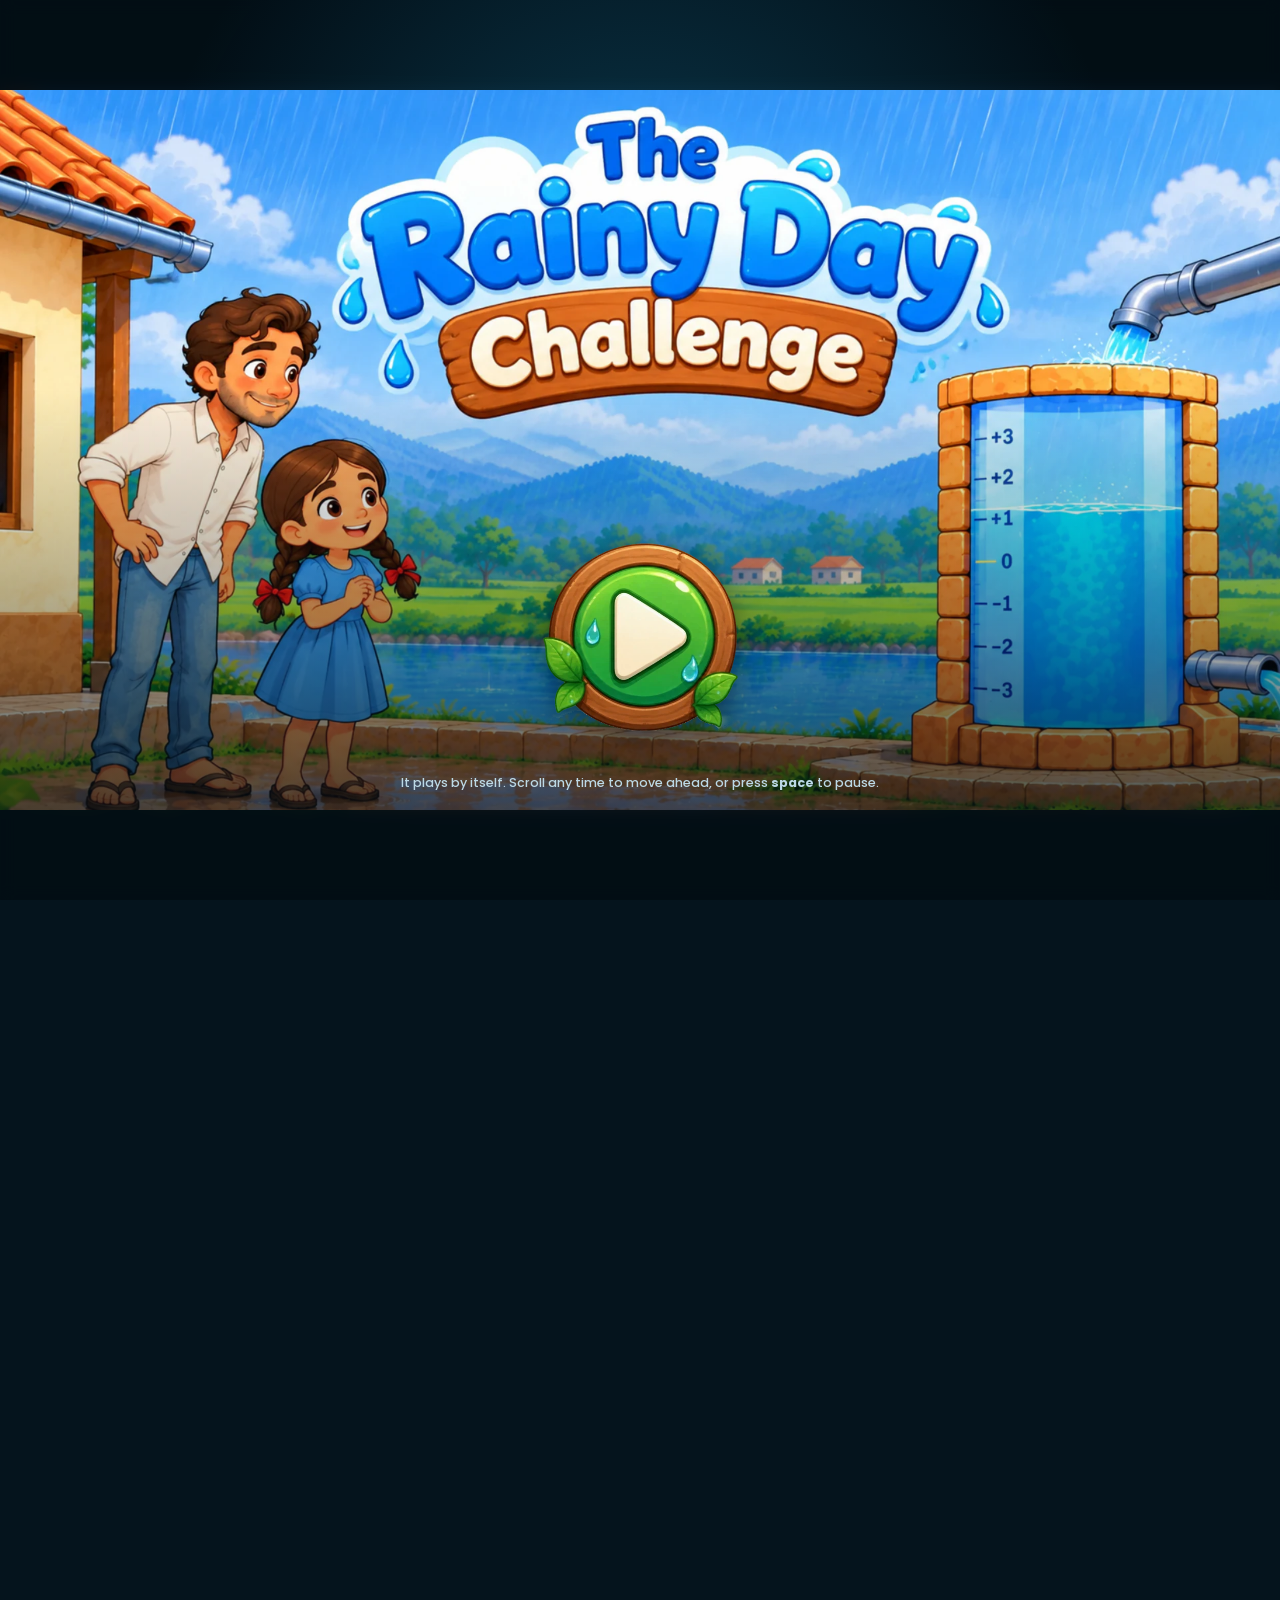
<file: index.html>
<!doctype html>
<html lang="en">
<head>
<meta charset="utf-8" />
<meta name="viewport" content="width=device-width, initial-scale=1, maximum-scale=1, user-scalable=no, viewport-fit=cover" />
<meta name="theme-color" content="#06202e" />
<meta name="description" content="The Village Water Tank - a continuous scrolling storybook about rainwater, zero as a reference level, and positive and negative numbers." />
<title>The Village Water Tank</title>
<link rel="prefetch" href="game/index.html" />
<!-- Poppins is self-hosted. It used to come from Google Fonts with
     display=swap, which meant the captions first laid out in the fallback
     face and then RE-LAID OUT when Poppins arrived - scenes 1 and 12 changed
     height by 7px at that moment, which is the caption visibly jumping. A
     local file with font-display:block removes the swap entirely, and the
     page no longer needs the network to look right. -->
<link rel="preload" href="assets/fonts/poppins-600.woff2" as="font" type="font/woff2" crossorigin />
<link rel="preload" href="assets/fonts/poppins-500.woff2" as="font" type="font/woff2" crossorigin />
<link rel="preload" as="image" href="assets/scenes/cover.webp" />
<link rel="preload" as="image" href="assets/scenes/01.webp" />
<link rel="stylesheet" href="styles.css" />
<script>
/* A refresh must start the story again, not drop the reader back where they
   were. This page is scroll-driven, so the browser's own scroll restoration
   ("auto" by default) puts them mid-story - measured: reload at scene 7 came
   back at scene 7 with the gate showing over it.

   This sits in <head>, inline and before anything else, because restoration
   happens as the document loads: set from a deferred or body script it is
   already too late. */
try { history.scrollRestoration = 'manual'; } catch (e) {}
</script>
</head>
<body>

<!-- the stage is decorative to assistive tech EXCEPT the captions, which are
     the story; #overlay carries aria-live and opts itself back in -->
<div id="stage" class="stage" aria-hidden="true">
  <div id="layers" class="layers"></div>
  <canvas id="rainCanvas" class="rain-canvas"></canvas>
  <div class="vignette"></div>
  <div id="overlay" class="overlay" aria-hidden="false" aria-live="polite" aria-atomic="true"></div>
</div>

<main id="scroller" class="scroller">
  <h1 class="sr-only">The Village Water Tank</h1>
  <div id="beats"></div>
  <section class="outro">
    <div class="outro-card">
      <p class="outro-eyebrow">The end</p>
      <h2>Zero is the reference level.</h2>
      <p>Above zero the village has more water than it needs. Below zero, less.</p>
      <button id="replay" type="button">Read it again</button>
    </div>
  </section>
</main>

<div id="hud" class="hud">
  <div class="hud-progress" role="presentation"><span id="hudBar"></span></div>
  <span id="hudState" class="hud-state" aria-hidden="true"></span>
  <button id="gameBtn" class="hud-btn hud-btn--game" type="button" aria-label="Play the water tank game">
    <span class="ico-game"></span><span class="hud-label">Game</span>
  </button>
  <button id="soundBtn" class="hud-btn" type="button" aria-pressed="false" aria-label="Mute all sound">
    <span class="ico-sound"></span>
  </button>
</div>

<!-- The cover art carries the title, so the gate is the artwork itself rather
     than a card describing it. It is sized by the same --stage-w/h the scenes
     use, so the title screen and the first scene occupy exactly the same frame
     and Begin does not jump the composition. -->
<div id="gate" class="gate">
  <div class="gate-cover" role="img"
       aria-label="The Rainy Day Challenge. Pari and Guddu Bhaiya stand beside a village water tank in the rain, its scale marked from plus three down to minus three.">
    <div class="gate-actions">
      <button id="beginBtn" class="start-btn" type="button" aria-label="Begin the story">
        <span class="start-btn-art"></span>
        <span class="sr-only">Begin the story</span>
      </button>
      <p class="gate-hint">It plays by itself. Scroll any time to move ahead, or press <strong>space</strong> to pause.</p>
    </div>
  </div>
</div>

<!-- ── the game ────────────────────────────────────────────────────────
     It lives in its own document on purpose. game/game.js pins the window to
     0,0 on every scroll event and again every 500ms, which is correct for its
     fixed 1920x1080 stage and would make this page - which the reader scrolls -
     impossible to move. Its own frame keeps that lock where it belongs, and
     keeps #stage / #gate / #hud from colliding with the three of the same name
     here. The frame is created only when it is needed and destroyed on the way
     out, so nothing of the game can play behind a hidden panel. -->
<div id="gameWrap" class="game-wrap" aria-hidden="true">
  <div class="game-frame"><div id="gameMount" class="game-mount"></div></div>
  <!-- Esc leaves the game, but nothing said so. A child who opened it from the
       HUD mid-story, or who is stuck, needs a way back that is on the screen. -->
  <button id="gameBack" class="game-back" type="button" aria-label="Leave the game and go back to the story">
    <span class="game-back-arrow"></span><span>Back to the story</span>
  </button>
  <div id="gameLoading" class="game-loading"><span></span><p>Loading the water tank…</p></div>
</div>

<!-- shown once, when the story reaches the point the game belongs at -->
<div id="handoff" class="handoff" aria-hidden="true">
  <div class="handoff-card">
    <p class="handoff-eyebrow">Your turn</p>
    <h2>Read the water level</h2>
    <p class="handoff-sub">Pari and Guddu have shown you what zero means.<br />Now take the marker and track the water yourself.</p>
    <button id="handoffGo" type="button">Play the game</button>
    <button id="handoffSkip" class="handoff-skip" type="button">Skip for now</button>
  </div>
</div>

<!-- Ogg (Opus) first, mp3 second. The browser takes the first it can play, so
     Chrome/Firefox/Edge get the smaller file and Safari - which does not
     support Opus in an Ogg container - still gets sound. The voiceover element
     has no src here; bridge.js picks its extension the same way. -->
<audio id="vo" preload="auto"></audio>
<audio id="music" preload="auto" loop>
  <source src="assets/audio/music.ogg" type="audio/ogg; codecs=opus" />
  <source src="assets/audio/music.mp3" type="audio/mpeg" />
</audio>
<audio id="rain" preload="auto" loop>
  <source src="assets/audio/rain.ogg" type="audio/ogg; codecs=opus" />
  <source src="assets/audio/rain.mp3" type="audio/mpeg" />
</audio>

<script src="story.js"></script>
<script src="app.js"></script>
<script src="studio.js"></script>
<script src="bridge.js"></script>
</body>
</html>
</file>
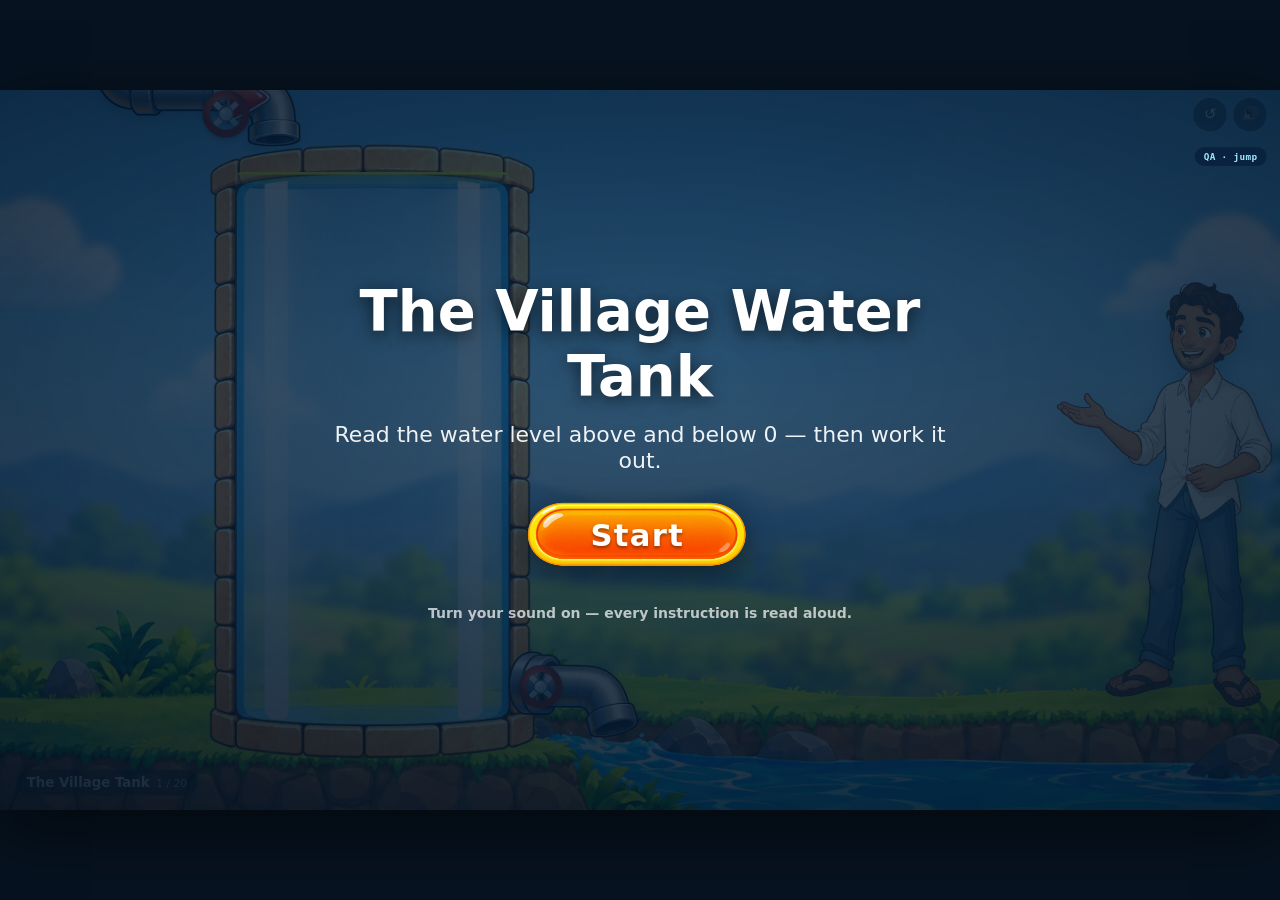
<file: game/index.html>
<!DOCTYPE html>
<html lang="en">
<head>
<meta charset="UTF-8">
<meta name="viewport" content="width=device-width, initial-scale=1.0, maximum-scale=1.0, minimum-scale=1.0, user-scalable=no, viewport-fit=cover">
<meta name="color-scheme" content="light">
<title>Integers — The Village Water Tank</title>
<link rel="stylesheet" href="style.css">
<!-- parallel "control room" skin, press P; additive, scoped to body.cr -->
<link rel="stylesheet" href="controlroom.css">
</head>
<body>

<div id="app">
  <div id="stage">

    <!-- ── backdrop ─────────────────────────────────────────────────────── -->
    <img id="bg" src="assets/img/scene-background.webp" alt="">
    <!-- the river, made to move: two seamless caustic sheets scrolling at
         different speeds and scales, Gaussian-blurred glints drifting over
         them, the whole thing masked to the painted water and optionally
         warped by a turbulence displacement. -->
    <!-- The river. The surface itself is what moves: 15 thin horizontal slices
         of the painted water, each shifted sideways on a phase-delayed sine, so
         a refraction wave travels downstream through the artwork. Over that sit
         travelling crescent wave lines and a field of sharp specular sparkles
         that twinkle. There is deliberately no soft overlay of any kind: a
         blurred sheet drifting over water reads as smoke, every time. -->
    <div id="river" aria-hidden="true">
      <div id="riverFx">
        <div id="ripple">
          <u style="top:0px; background-position:-806px -960px; --a:2.4px; --b:0.5px; animation-duration:3.6s; animation-delay:0.0s"></u>
          <u style="top:8px; background-position:-806px -968px; --a:2.7px; --b:0.6px; animation-duration:3.48s; animation-delay:-0.22s"></u>
          <u style="top:16px; background-position:-806px -976px; --a:3.0px; --b:0.8px; animation-duration:3.36s; animation-delay:-0.44s"></u>
          <u style="top:24px; background-position:-806px -984px; --a:3.3px; --b:0.9px; animation-duration:3.24s; animation-delay:-0.66s"></u>
          <u style="top:32px; background-position:-806px -992px; --a:3.6px; --b:1.0px; animation-duration:3.11s; animation-delay:-0.88s"></u>
          <u style="top:40px; background-position:-806px -1000px; --a:3.9px; --b:1.2px; animation-duration:2.99s; animation-delay:-1.1s"></u>
          <u style="top:48px; background-position:-806px -1008px; --a:4.2px; --b:1.3px; animation-duration:2.87s; animation-delay:-1.32s"></u>
          <u style="top:56px; background-position:-806px -1016px; --a:4.5px; --b:1.4px; animation-duration:2.75s; animation-delay:-1.54s"></u>
          <u style="top:64px; background-position:-806px -1024px; --a:4.8px; --b:1.6px; animation-duration:2.63s; animation-delay:-1.76s"></u>
          <u style="top:72px; background-position:-806px -1032px; --a:5.1px; --b:1.7px; animation-duration:2.51s; animation-delay:-1.98s"></u>
          <u style="top:80px; background-position:-806px -1040px; --a:5.4px; --b:1.9px; animation-duration:2.39s; animation-delay:-2.2s"></u>
          <u style="top:88px; background-position:-806px -1048px; --a:5.7px; --b:2.0px; animation-duration:2.26s; animation-delay:-2.42s"></u>
          <u style="top:96px; background-position:-806px -1056px; --a:6.0px; --b:2.1px; animation-duration:2.14s; animation-delay:-2.64s"></u>
          <u style="top:104px; background-position:-806px -1064px; --a:6.3px; --b:2.3px; animation-duration:2.02s; animation-delay:-2.86s"></u>
          <u style="top:112px; background-position:-806px -1072px; --a:6.6px; --b:2.4px; animation-duration:1.9s; animation-delay:-3.08s"></u>
        </div>
        <div id="sparks">
          <s style="left:523px; top:69px; width:150px; animation-delay:2.64s; animation-duration:2.14s"></s>
          <s style="left:59px; top:83px; width:76px; animation-delay:1.82s; animation-duration:2.3s"></s>
          <s style="left:231px; top:71px; width:110px; animation-delay:2.43s; animation-duration:1.78s"></s>
          <s style="left:208px; top:97px; width:76px; animation-delay:0.04s; animation-duration:1.62s"></s>
          <s style="left:572px; top:47px; width:110px; animation-delay:0.45s; animation-duration:2.2s"></s>
          <s style="left:284px; top:103px; width:130px; animation-delay:1.25s; animation-duration:1.53s"></s>
          <s style="left:10px; top:50px; width:76px; animation-delay:2.69s; animation-duration:1.57s"></s>
          <s style="left:340px; top:61px; width:92px; animation-delay:2.69s; animation-duration:1.94s"></s>
          <s style="left:419px; top:47px; width:150px; animation-delay:0.55s; animation-duration:2.37s"></s>
          <s style="left:784px; top:62px; width:60px; animation-delay:1.01s; animation-duration:1.57s"></s>
          <s style="left:298px; top:57px; width:60px; animation-delay:0.93s; animation-duration:2.22s"></s>
          <s style="left:6px; top:100px; width:150px; animation-delay:1.98s; animation-duration:1.47s"></s>
          <s style="left:727px; top:63px; width:110px; animation-delay:1.95s; animation-duration:1.58s"></s>
          <s style="left:967px; top:114px; width:76px; animation-delay:0.16s; animation-duration:2.38s"></s>
          <s style="left:46px; top:69px; width:110px; animation-delay:0.05s; animation-duration:2.19s"></s>
          <s style="left:749px; top:72px; width:130px; animation-delay:2.36s; animation-duration:1.85s"></s>
          <s style="left:370px; top:103px; width:76px; animation-delay:0.33s; animation-duration:1.65s"></s>
          <s style="left:946px; top:68px; width:130px; animation-delay:0.99s; animation-duration:1.92s"></s>
          <s style="left:947px; top:37px; width:130px; animation-delay:2.1s; animation-duration:2.2s"></s>
          <s style="left:605px; top:28px; width:110px; animation-delay:2.65s; animation-duration:1.49s"></s>
          <s style="left:697px; top:89px; width:130px; animation-delay:1.02s; animation-duration:1.55s"></s>
          <s style="left:564px; top:113px; width:130px; animation-delay:0.26s; animation-duration:2.09s"></s>
          <s style="left:627px; top:46px; width:60px; animation-delay:1.76s; animation-duration:2.12s"></s>
          <s style="left:633px; top:85px; width:76px; animation-delay:2.02s; animation-duration:1.48s"></s>
          <s style="left:831px; top:28px; width:76px; animation-delay:2.07s; animation-duration:1.74s"></s>
          <s style="left:512px; top:82px; width:150px; animation-delay:1.18s; animation-duration:1.46s"></s>
          <s style="left:67px; top:87px; width:92px; animation-delay:2.35s; animation-duration:1.53s"></s>
          <s style="left:271px; top:104px; width:110px; animation-delay:0.3s; animation-duration:1.83s"></s>
          <s style="left:305px; top:31px; width:110px; animation-delay:0.83s; animation-duration:1.85s"></s>
          <s style="left:346px; top:90px; width:110px; animation-delay:2.69s; animation-duration:2.09s"></s>
        </div>
        <div id="arcs">
          <i style="left:40px; top:58px; width:210px; animation-duration:9s; animation-delay:0s; opacity:0.55"></i>
          <i style="left:300px; top:80px; width:260px; animation-duration:11s; animation-delay:-3s; opacity:0.45"></i>
          <i style="left:640px; top:52px; width:190px; animation-duration:8s; animation-delay:-5s; opacity:0.5"></i>
          <i style="left:880px; top:92px; width:230px; animation-duration:12s; animation-delay:-1.5s; opacity:0.4"></i>
          <i style="left:180px; top:104px; width:170px; animation-duration:10s; animation-delay:-6.5s; opacity:0.42"></i>
          <i style="left:520px; top:36px; width:150px; animation-duration:7.5s; animation-delay:-2.5s; opacity:0.5"></i>
          <i style="left:960px; top:44px; width:200px; animation-duration:13s; animation-delay:-8s; opacity:0.35"></i>
          <i style="left:420px; top:66px; width:180px; animation-duration:9.5s; animation-delay:-4.2s; opacity:0.5"></i>
          <i style="left:760px; top:104px; width:210px; animation-duration:11.5s; animation-delay:-7.2s; opacity:0.38"></i>
          <i style="left:60px; top:88px; width:160px; animation-duration:8.5s; animation-delay:-1.2s; opacity:0.45"></i>
          <i style="left:1000px; top:70px; width:190px; animation-duration:10.5s; animation-delay:-9s; opacity:0.42"></i>
          <i style="left:260px; top:46px; width:140px; animation-duration:7s; animation-delay:-5.8s; opacity:0.48"></i>
          <i style="left:600px; top:116px; width:230px; animation-duration:12.5s; animation-delay:-2.8s; opacity:0.34"></i>
        </div>
        <div id="rockFx">
          <o style="left:895px; top:43px; width:150px; height:34px; animation-delay:0.0s; animation-duration:4.5s"></o>
          <o style="left:895px; top:43px; width:150px; height:34px; animation-delay:-1.5s; animation-duration:4.5s"></o>
          <o style="left:895px; top:43px; width:150px; height:34px; animation-delay:-3.0s; animation-duration:4.5s"></o>
          <o style="left:872px; top:52px; width:90px; height:20px; animation-delay:0.0s; animation-duration:4.5s"></o>
          <o style="left:872px; top:52px; width:90px; height:20px; animation-delay:-1.5s; animation-duration:4.5s"></o>
          <o style="left:872px; top:52px; width:90px; height:20px; animation-delay:-3.0s; animation-duration:4.5s"></o>
        </div>
        <div id="streaks">
          <u style="top:67px; left:553px; width:110px; animation-duration:5.9s; animation-delay:-5.5s"></u>
          <u style="top:78px; left:393px; width:90px; animation-duration:4.88s; animation-delay:-5.22s"></u>
          <u style="top:86px; left:228px; width:70px; animation-duration:3.44s; animation-delay:-2.28s"></u>
          <u style="top:40px; left:644px; width:70px; animation-duration:6.15s; animation-delay:-3.01s"></u>
          <u style="top:110px; left:330px; width:70px; animation-duration:5.46s; animation-delay:-3.85s"></u>
          <u style="top:34px; left:872px; width:90px; animation-duration:5.05s; animation-delay:-2.05s"></u>
          <u style="top:76px; left:796px; width:110px; animation-duration:4.98s; animation-delay:-0.84s"></u>
          <u style="top:70px; left:855px; width:90px; animation-duration:5.0s; animation-delay:-1.11s"></u>
          <u style="top:91px; left:306px; width:90px; animation-duration:5.05s; animation-delay:-3.32s"></u>
          <u style="top:52px; left:716px; width:90px; animation-duration:4.89s; animation-delay:-1.96s"></u>
          <u style="top:44px; left:706px; width:110px; animation-duration:3.63s; animation-delay:-3.44s"></u>
          <u style="top:65px; left:415px; width:110px; animation-duration:5.7s; animation-delay:-4.02s"></u>
          <u style="top:99px; left:384px; width:90px; animation-duration:4.25s; animation-delay:-1.33s"></u>
          <u style="top:49px; left:363px; width:130px; animation-duration:3.7s; animation-delay:-1.3s"></u>
        </div>
        <div id="boils">
          <o style="left:92px; top:88px; width:33px; height:8px; animation-duration:4.58s; animation-delay:-4.3s"></o>
          <o style="left:124px; top:66px; width:33px; height:8px; animation-duration:4.16s; animation-delay:-1.44s"></o>
          <o style="left:222px; top:67px; width:53px; height:13px; animation-duration:3.26s; animation-delay:-4.7s"></o>
          <o style="left:316px; top:92px; width:53px; height:13px; animation-duration:4.01s; animation-delay:-2.94s"></o>
          <o style="left:687px; top:63px; width:33px; height:8px; animation-duration:3.24s; animation-delay:-0.3s"></o>
          <o style="left:492px; top:79px; width:36px; height:9px; animation-duration:3.57s; animation-delay:-3.04s"></o>
        </div>
        <div id="bankFoam"></div>
      </div>
    </div>

    <svg id="fxDefs" aria-hidden="true" width="0" height="0">
      <defs>
        <!-- the warp: fractal noise displaces the caustics so they ripple as
             they travel. Filter region is clamped to the river, so the cost is
             ~1130×150px, not the whole stage. -->
        <filter id="riverWarp" x="790" y="930" width="1140" height="160"
                filterUnits="userSpaceOnUse" color-interpolation-filters="sRGB">
          <feTurbulence type="fractalNoise" baseFrequency="0.013 0.052" numOctaves="2"
                        seed="7" stitchTiles="stitch" result="noise">
            <animate attributeName="baseFrequency" dur="19s" repeatCount="indefinite"
                     values="0.013 0.052; 0.017 0.045; 0.011 0.056; 0.013 0.052"/>
          </feTurbulence>
          <feDisplacementMap in="SourceGraphic" in2="noise" scale="10"
                             xChannelSelector="R" yChannelSelector="G"/>
        </filter>
      </defs>
    </svg>

    <div id="weather" aria-hidden="true"><svg id="rainSvg" viewBox="0 0 1920 1080" preserveAspectRatio="none"></svg></div>

    <!-- ── tank  (Figma: x199 y10 723×1084 — empty-tank art fitted to the
             same glass interior, 351.6..765.9 × 122.9..953.5) ───────────── -->
    <div id="tank">
      <img id="tankArt" src="assets/img/water-tank-empty.webp" alt="Water tank">

      <svg id="waterSvg" viewBox="0 0 414 831" preserveAspectRatio="none" aria-hidden="true">
        <defs>
          <linearGradient id="gradBody" x1="0" y1="0" x2="0" y2="1">
            <stop offset="0"    stop-color="#7fdcf8"/>
            <stop offset="0.28" stop-color="#2ab6ef"/>
            <stop offset="1"    stop-color="#0d8ad4"/>
          </linearGradient>
          <linearGradient id="gradBack" x1="0" y1="0" x2="0" y2="1">
            <stop offset="0" stop-color="#cdf4ff" stop-opacity=".9"/>
            <stop offset="1" stop-color="#37b2e6" stop-opacity=".9"/>
          </linearGradient>
          <linearGradient id="gradGlass" x1="0" y1="0" x2="1" y2="0">
            <stop offset="0"    stop-color="#ffffff" stop-opacity=".14"/>
            <stop offset="0.16" stop-color="#ffffff" stop-opacity=".01"/>
            <stop offset="0.62" stop-color="#ffffff" stop-opacity=".10"/>
            <stop offset="0.70" stop-color="#ffffff" stop-opacity=".01"/>
            <stop offset="1"    stop-color="#ffffff" stop-opacity=".11"/>
          </linearGradient>
          <radialGradient id="vgRed" cx="38%" cy="30%">
            <stop offset="0"    stop-color="#ff9384"/>
            <stop offset="0.55" stop-color="#df3a27"/>
            <stop offset="1"    stop-color="#8b190c"/>
          </radialGradient>
          <linearGradient id="vgSteel" x1="0" y1="0" x2="1" y2="1">
            <stop offset="0"   stop-color="#f4f8fb"/>
            <stop offset="0.5" stop-color="#c3d0da"/>
            <stop offset="1"   stop-color="#8fa2b0"/>
          </linearGradient>
          <linearGradient id="gStream" x1="0" y1="0" x2="0" y2="1">
            <stop offset="0"   stop-color="#e6faff" stop-opacity=".96"/>
            <stop offset="0.45" stop-color="#8fe0f9" stop-opacity=".93"/>
            <stop offset="1"   stop-color="#2fb2ee" stop-opacity=".9"/>
          </linearGradient>
          <clipPath id="tankClip"><rect x="0" y="0" width="414" height="831" rx="12" ry="12"/></clipPath>
        </defs>
        <g clip-path="url(#tankClip)">
          <path id="waveBack"  fill="url(#gradBack)" opacity=".5"></path>
          <path id="waveFront" fill="url(#gradBody)"></path>
          <g    id="bubbles"></g>
          <g    id="surfFx"></g>
          <ellipse id="foam" rx="0" ry="0" fill="#ffffff" fill-opacity="0"></ellipse>
          <g    id="tickFx"></g>
          <ellipse id="surfRing" fill="none" stroke="#ffffff" stroke-opacity=".8" stroke-width="3"></ellipse>
          <path id="waveLine"  fill="none" stroke="#ffffff" stroke-opacity=".7" stroke-width="3" stroke-linecap="round"></path>
          <!-- 0 is the reference point the whole lesson turns on, so it is
               drawn into the tank rather than left to the label on the rail:
               a faint wash over each zone and a hard line between them. The
               y positions come from svgYFor(0) in game.js. -->
          <rect id="zoneAbove" x="0" width="414" fill="#ffffff" fill-opacity=".07"></rect>
          <rect id="zoneBelow" x="0" width="414" fill="#062a55" fill-opacity=".18"></rect>
          <g id="zeroBand">
            <rect id="zeroGlow" x="0" width="414" height="18" fill="#FFF200" fill-opacity=".22"></rect>
            <rect id="zeroLine" x="0" width="414" height="4" fill="#FFF200" fill-opacity=".95"></rect>
          </g>
          <rect x="0" y="0" width="414" height="831" fill="url(#gradGlass)"></rect>
        </g>
      </svg>


      <!-- inflow: column, moving highlight, drips, in-pipe direction dashes -->
      <svg id="flowIn" viewBox="0 0 714 1084" preserveAspectRatio="none" aria-hidden="true">
        <path id="colIn"   fill="url(#gStream)" opacity="0"></path>
        <path id="colInHi" fill="none" stroke="#ffffff" stroke-opacity=".8" stroke-width="4"
              stroke-linecap="round" stroke-dasharray="24 36" opacity="0"></path>
        <g id="dripsIn"></g>
      </svg>

      <div id="gauge"></div>

      <div id="marker" role="slider" aria-label="Water level" tabindex="0"
           aria-valuemin="-6" aria-valuemax="6" aria-valuenow="0">
        <img src="assets/img/marker-arrow-bold.webp" alt="">
      </div>

      <!-- Where this move began. It drops onto the starting level and stays
           there for the whole screen, so "I started at −2, I am now at +2" is
           something the learner can see rather than has to remember. Reuses
           marker-dot-round.webp, tinted so it reads as subordinate to the red
           live marker. -->
      <img id="startPin" src="assets/img/marker-dot-round.webp" alt="" aria-hidden="true">

      <!-- One arc per level crossed, drawn from the start pin to the marker,
           with a running count. This is the number-line hop the learner will
           meet in the textbook, and it is the only place the SIZE of the move
           is visible rather than merely spoken. -->
      <svg id="hopFx" viewBox="0 0 714 1084" preserveAspectRatio="none" aria-hidden="true">
        <defs>
          <!-- lit along the ribbon, so the arc has a top and a bottom instead
               of being one flat navy shape -->
          <linearGradient id="gHop" x1="0" y1="0" x2="1" y2="0">
            <stop offset="0"   stop-color="#1b4fa8"/>
            <stop offset=".45" stop-color="#0b2a6b"/>
            <stop offset="1"   stop-color="#061a45"/>
          </linearGradient>
        </defs>
        <g id="hopArcs"></g>
      </svg>
      <div id="hopCount" aria-hidden="true"><b id="hopN">0</b><i id="hopDir">▲</i></div>

      <!-- the ghost nudge: a see-through copy of the marker with a hand on
           it, dragged a short way and released, on a loop, until the learner
           touches the real one. It shows the gesture, never the answer — it
           travels the same distance whatever the target is. The hand is
           hand-nudge.webp, cropped in CSS to drop the motion arcs the artwork
           carries — they read as sideways movement, and this drag is up and
           down. -->
      <div id="ghost" aria-hidden="true">
        <img class="ghostMarker" src="assets/img/marker-arrow-bold.webp" alt="">
        <i id="ghostHand"></i>
      </div>

      <img id="pipeIn"  src="assets/img/pipe-inlet-s-bend.webp"  alt="">
      <img id="pipeOut" src="assets/img/pipe-outlet-elbow.webp" alt="">

      <!-- The in-pipe direction dashes used to live here. They were removed:
           the pipe artwork is opaque, fully-rendered steel with specular
           highlights, so anything drawn over it reads as paint on the surface
           rather than as fluid inside it — no amount of aligning them to the
           bore fixed that. Direction is still carried by the spinning valve,
           the pipe's own glow (#pipeIn.active / #pipeOut.active) and, most of
           all, the water column leaving the mouth. To bring them back properly
           the pipe needs redrawing with a glass or cut-away section and the
           dashes moved BEHIND it, showing through. -->

      <!-- valve wheels: coded stand-ins, swap for valve-wheel.png when the art lands -->
      <svg id="valveIn"  class="valve" viewBox="0 0 100 100" aria-hidden="true">
        <g stroke="url(#vgSteel)" stroke-width="12" stroke-linecap="round">
          <line x1="50" y1="14" x2="50" y2="86"/><line x1="14" y1="50" x2="86" y2="50"/>
          <line x1="24" y1="24" x2="76" y2="76"/><line x1="24" y1="76" x2="76" y2="24"/>
        </g>
        <circle cx="50" cy="50" r="41" fill="none" stroke="#5d1108" stroke-width="18" stroke-opacity=".35"/>
        <circle cx="50" cy="50" r="41" fill="none" stroke="url(#vgRed)" stroke-width="15"/>
        <circle cx="50" cy="50" r="15" fill="url(#vgSteel)" stroke="#5c6b77" stroke-width="3"/>
        <circle cx="45" cy="45" r="4"  fill="#ffffff" fill-opacity=".85"/>
      </svg>
      <svg id="valveOut" class="valve" viewBox="0 0 100 100" aria-hidden="true">
        <g stroke="url(#vgSteel)" stroke-width="12" stroke-linecap="round">
          <line x1="50" y1="14" x2="50" y2="86"/><line x1="14" y1="50" x2="86" y2="50"/>
          <line x1="24" y1="24" x2="76" y2="76"/><line x1="24" y1="76" x2="76" y2="24"/>
        </g>
        <circle cx="50" cy="50" r="41" fill="none" stroke="#5d1108" stroke-width="18" stroke-opacity=".35"/>
        <circle cx="50" cy="50" r="41" fill="none" stroke="url(#vgRed)" stroke-width="15"/>
        <circle cx="50" cy="50" r="15" fill="url(#vgSteel)" stroke="#5c6b77" stroke-width="3"/>
        <circle cx="45" cy="45" r="4"  fill="#ffffff" fill-opacity=".85"/>
      </svg>
    </div>

    <!-- outflow: leaves the tank, falls, lands in the river -->
    <svg id="flowOut" viewBox="0 0 1920 1080" preserveAspectRatio="none" aria-hidden="true">
      <g id="riverRings"></g>
      <path id="colOut"   fill="url(#gStream)" opacity="0"></path>
      <path id="colOutHi" fill="none" stroke="#ffffff" stroke-opacity=".75" stroke-width="4"
            stroke-linecap="round" stroke-dasharray="22 34" opacity="0"></path>
      <g id="dripsOut"></g>
      <g id="riverSplash"></g>
    </svg>

    <!-- ── character ──────────────────────────────────────────────────────
         Nine poses, every one re-registered to the same ground line, the same
         head-to-toe height and the same stance centre, so only the arms and
         face change when one swaps for another. Two stacked layers cross-fade
         between them. The box is sized so the body lands exactly where the
         single Figma still did: 637 px tall, feet at y965, centred on x1775. -->
    <div id="guddu" aria-hidden="true">
      <img class="pose" id="poseA" src="assets/img/guddu-talk.webp" alt="">
      <img class="pose" id="poseB" alt="">
    </div>

    <!-- ── speech bubble  (Figma: x1222 y101 585×258) ───────────────────── -->
    <div id="bubble"><p id="bubbleText"></p></div>

    <!-- ── equation panel  (Figma: x884 y443 755×200) ─────────────────────
         Each box is colour-bound to the thing in the tank it describes: the
         first to the blue-grey start pin, the second to the navy jump arcs,
         the answer to the red marker. The pips under the middle box fill one
         per jump, so the 4 stops being a number to read and becomes a count to
         carry out and check against. -->
    <div id="eqPanel" hidden>
      <div class="eqBox bindStart" id="eqABox"><span id="eqA">0</span></div>
      <span class="eqSym" id="eqOp">+</span>
      <div class="eqBox bindJump" id="eqBBox"><span id="eqB">0</span>
        <div class="pips" id="eqPips"></div>
      </div>
      <span class="eqSym" id="eqEq">=</span>
      <div class="eqBox bindLand" id="eqRBox"><span id="eqR">?</span></div>
    </div>

    <!-- The three roles named, so the sentence reads as the thing the lesson
         is about: starting point, jumps, landing point. -->
    <div id="eqRoles" hidden>
      <b class="bindStart">started at</b>
      <b class="bindJump">jumped</b>
      <b class="bindLand">landed on</b>
    </div>

    <!-- The symbolic step. The gauge is where you work it out; this is where
         you say what you worked out. Options are generated from the sentence
         and every wrong one is a real mistake: the start unmoved, the jump
         taken the wrong way, the jump given instead of the landing, the
         negative start read as positive. -->
    <div id="answerTiles" hidden></div>

    <!-- ── the one remaining button  (Figma: x1136 y667 260×109) ────────
         Check and Continue are both gone: a tile tap and a marker coming to
         rest are the answer, and every screen moves on by itself. The finish
         screen is the one place that must not, so this is what it shows. -->
    <button id="nextBtn"  type="button" hidden><span>Play again</span></button>

    <!-- ── hud ──────────────────────────────────────────────────────────── -->
    <div id="chapterTag"><b id="chapterName">The Village Tank</b><i id="stepTag">1 / 20</i></div>
    <div id="hud">
      <div id="hudBtns">
        <button id="replayBtn" type="button" title="Say it again">&#x21BA;</button>
        <button id="muteBtn"   type="button" title="Sound on / off">&#x1F50A;</button>
      </div>
    </div>

    <!-- The hint strip is kept for the layout editor but is never filled:
         every line it used to carry was written for the game rather than taken
         from the flow doc, and the doc defines no on-screen hint text. -->

    <!-- ═══ QA ONLY — delete this block, plus the QA blocks in style.css and
         game.js, to remove the level jumper entirely ═══════════════════ -->
    <div id="qaPanel">
      <button id="qaTab" type="button">QA&nbsp;·&nbsp;jump</button>
      <div id="qaList"></div>
    </div>
    <!-- ═══ end QA ═══ -->

    <!-- ── the flood wipe: the river rises up over the whole screen, the next
             chapter is set up behind it, then it drains away to reveal it ─── -->
    <svg id="flood" viewBox="0 0 1920 1080" preserveAspectRatio="none" aria-hidden="true">
      <defs>
        <linearGradient id="gFlood" x1="0" y1="0" x2="0" y2="1">
          <stop offset="0"    stop-color="#9beefd"/>
          <stop offset="0.22" stop-color="#3cc4f3"/>
          <stop offset="1"    stop-color="#0a6cb2"/>
        </linearGradient>
      </defs>
      <path id="floodBody" fill="url(#gFlood)"></path>
      <g    id="floodBubbles"></g>
      <path id="floodFoam" fill="none" stroke="#ffffff" stroke-opacity=".9"
            stroke-width="6" stroke-linecap="round"></path>
      <path id="floodFoam2" fill="none" stroke="#ffffff" stroke-opacity=".45"
            stroke-width="3" stroke-linecap="round"></path>
    </svg>

    <!-- ── start gate ───────────────────────────────────────────────────── -->
    <!-- ── turn the phone ───────────────────────────────────────────────────
     The stage is a fixed 1920x1080 scaled to fit. On a 390x844 phone held
     upright that lands at 390x219 - 74% of the screen empty, the marker an
     18x16px drag target and the gauge labels 7.7px. The whole lesson is a
     drag, so that is not usable. Landscape on the same phone gives 693x390.
     Rather than reflow the tank, ask for the quarter turn. -->
<div id="rotate" class="rotate" hidden>
  <div class="rotate-card">
    <div class="rotate-icon"></div>
    <h2>Turn your phone sideways</h2>
    <p>The water tank needs a wider screen.</p>
  </div>
</div>

<div id="gate">
      <div class="gateCard">
        <h1>The Village Water Tank</h1>
        <p>Read the water level above and below&nbsp;0 — then work it out.</p>
        <button id="startBtn" type="button"><span>Start</span></button>
        <small>Turn your sound on — every instruction is read aloud.</small>
      </div>
    </div>

  </div>
</div>

<!-- generated: maps every line in data.js to its pre-rendered mp3 -->
<script src="vo-manifest.js"></script>
<script src="layout.js"></script>
<script src="data.js"></script>
<script src="game.js"></script>
<!-- build tool: delete this line and editor.js for release -->
<script src="editor.js"></script>
<script src="controlroom.js"></script>
</body>
</html>
</file>
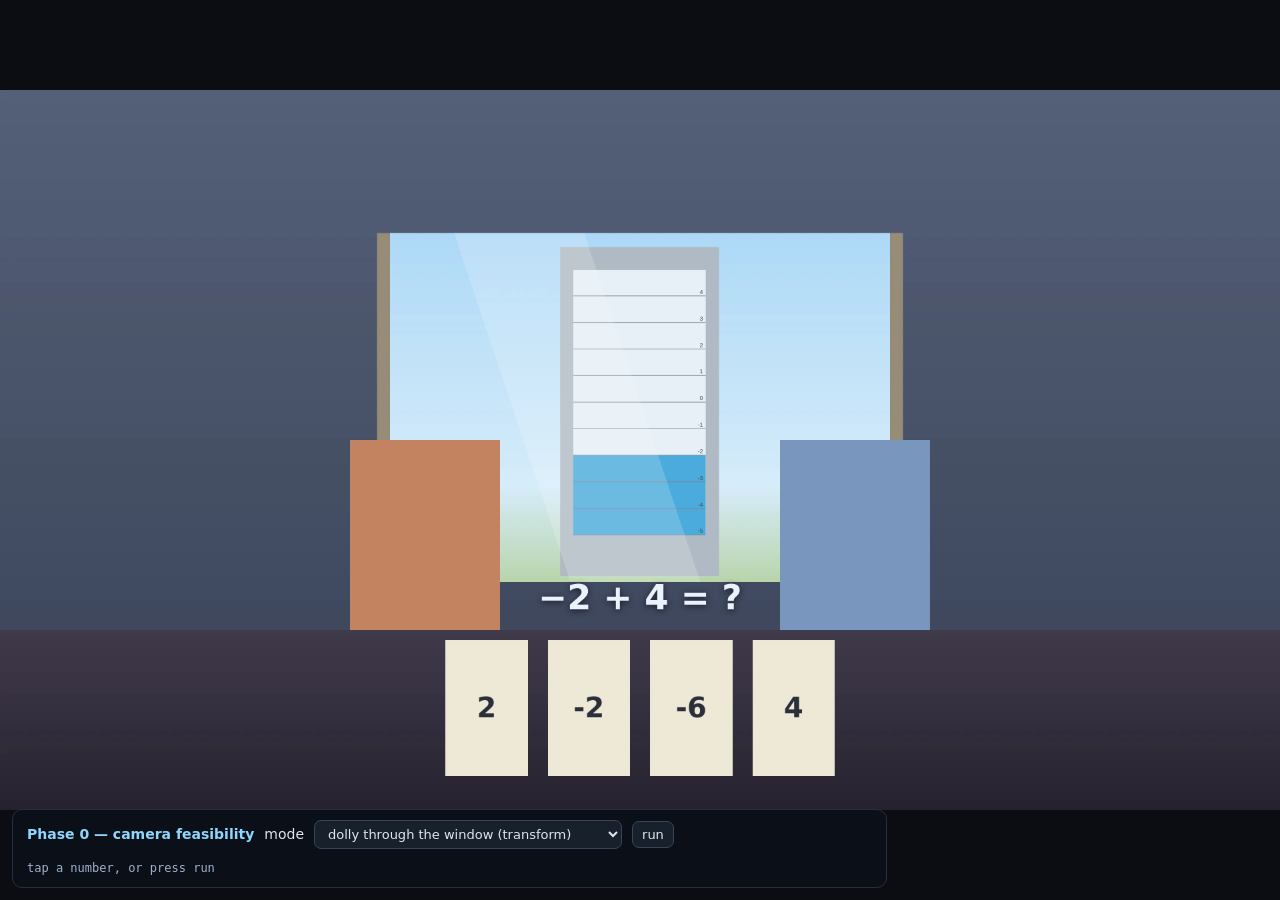
<file: prototype/control-room/index.html>
<!doctype html>
<meta charset="utf-8">
<meta name="viewport" content="width=device-width,initial-scale=1,user-scalable=no">
<title>Control Room — camera test</title>
<link rel="stylesheet" href="camera.css">

<div id="fit">
  <div id="stage">

    <!-- ── the world: everything beyond the glass ── -->
    <div id="world">
      <div id="scenery"></div>
      <div id="tank">
        <div id="tankArt"></div>
        <svg id="waterSvg" viewBox="0 0 198.5 398.4" preserveAspectRatio="none">
          <rect id="water" x="0" y="0" width="198.5" height="0" fill="#2f9fd8" opacity=".85"/>
          <g id="ticks"></g>
        </svg>
      </div>
      <div id="glass"></div>
    </div>

    <!-- ── the room: this side of the glass ── -->
    <div id="room">
      <div id="wall"></div>
      <div id="crew"></div>
      <div id="console"></div>
      <div id="pad"></div>
      <div id="q">−2 + 4 = ?</div>
    </div>

  </div>
</div>

<div id="hud">
  <b>Phase 0 — camera feasibility</b>
  <span>mode</span>
  <select id="mode">
    <option value="dolly">dolly through the window (transform)</option>
    <option value="cut">match cut (crossfade)</option>
    <option value="bad">CONTROL: layout-animated (known jank)</option>
  </select>
  <button id="go">run</button>
  <div id="out">tap a number, or press run</div>
</div>

<script src="camera.js"></script>
</file>
<file: styles.css>
/* ── Poppins, self-hosted ──────────────────────────────────────────────
   font-display:block, not swap: swap renders the fallback first and then
   re-lays the text out when the real face lands, which moved the caption.
   These files are local, so "block" costs nothing - there is no network
   round trip to wait through. */
@font-face{
  font-family:'Poppins';font-style:normal;font-weight:500;font-display:block;
  src:url('assets/fonts/poppins-500.woff2') format('woff2');
}
@font-face{
  font-family:'Poppins';font-style:normal;font-weight:600;font-display:block;
  src:url('assets/fonts/poppins-600.woff2') format('woff2');
}
@font-face{
  font-family:'Poppins';font-style:normal;font-weight:700;font-display:block;
  src:url('assets/fonts/poppins-700.woff2') format('woff2');
}

:root{
  --ink:#0b1a24;
  --sky:#3094fd;
  --bubble-fill:#f0f9fc;
  --fs:24px;                /* set by JS: 2.5% of stage width, matching 32pt @1280 */
  --stage-w:100vw;
  --stage-h:100vh;
  color-scheme:dark;
}

*{box-sizing:border-box}
html{scroll-behavior:auto}
body{
  margin:0;
  background:#05141d;
  color:#eaf7fd;
  font-family:'Poppins','Avenir Next Rounded','Nunito',system-ui,-apple-system,'Segoe UI',sans-serif;
  overscroll-behavior-y:none;
}
.sr-only{position:absolute;width:1px;height:1px;margin:-1px;padding:0;overflow:hidden;clip:rect(0,0,0,0);white-space:nowrap;border:0}

/* ---------------------------------------------------------------- stage */
.stage{
  position:fixed;
  inset:0;
  display:grid;
  place-items:center;
  z-index:0;
  background:#05141d;
  overflow:hidden;
}
.layers{
  position:relative;
  width:var(--stage-w);
  height:var(--stage-h);
  overflow:hidden;
  border-radius:0;
}
.layer{
  position:absolute;
  inset:0;
  width:100%;
  height:100%;
  object-fit:cover;
  opacity:0;
  will-change:opacity,transform;
  transform:scale(1.045);
}
.layer.is-live{opacity:1}

.rain-canvas,.vignette{
  position:absolute;
  left:50%;top:50%;
  transform:translate(-50%,-50%);
  width:var(--stage-w);
  height:var(--stage-h);
  pointer-events:none;
}
.rain-canvas{z-index:2}
.vignette{
  z-index:3;
  background:
    linear-gradient(180deg,rgba(2,14,22,.14),transparent 18%,transparent 66%,rgba(2,13,20,.34)),
    radial-gradient(circle at 50% 46%,transparent 56%,rgba(2,13,20,.3) 100%);
}

/* overlay hosts the bubbles, sized exactly like the artwork */
.overlay{
  position:absolute;
  left:50%;top:50%;
  transform:translate(-50%,-50%);
  width:var(--stage-w);
  height:var(--stage-h);
  z-index:4;
  pointer-events:none;
}

/* ------------------------------------------------------------- bubbles */
.bubble{
  position:absolute;
  font-size:var(--fs);
  font-weight:600;
  line-height:1.25;
  color:#000;
  letter-spacing:-.005em;
  /* the artwork's stroke is thicker than the old body's, so keep the text a
     little further off the edge */
  padding:.72em 1.15em .78em;
  max-width:calc(100% - 2.5em);
  text-wrap:balance;
  opacity:0;
  transform:translateY(.55em) scale(.965);
  transform-origin:50% 100%;
  transition:opacity .34s ease,transform .42s cubic-bezier(.2,.9,.25,1);
}
.bubble.is-in{opacity:1;transform:none}
/* one piece of art carries the box and the tail, so there is nothing to line up
   by hand. bubble-speech.webp is 1292x577 with the body ending at y=462, i.e. the
   body is 80.07% of the artwork: stretch the skin to 125.4% of the text box and
   the body lands exactly on the box while the tail hangs off the bottom. */
.bubble .skin{
  position:absolute;
  left:0;right:0;
  top:-.45%;
  bottom:-24.95%;
  background-image:url('assets/ui/bubble-speech.webp');
  background-size:100% 100%;
  background-repeat:no-repeat;
  filter:drop-shadow(0 .16em .34em rgba(6,32,56,.28));
  pointer-events:none;
  z-index:-1;
}
.bubble .tx{position:relative;display:block}
/* each word is one unbreakable unit - without this the per-letter spans
   would be free to wrap in the middle of a word */
.wd{white-space:nowrap}
/* the inter-word span must keep its width when hidden but still allow a wrap */
.sp{white-space:pre-wrap}

/* ── emphasis, not reveal ─────────────────────────────────────────────
   The typewriter is gone. It was the thing that drew the eye through a line,
   but it also meant a box at full size holding two words, and a caret that
   had to be kept out of the line-breaking. The line is simply there now, and
   the emphasis comes from the words that matter.

   `.key` is the lesson's own vocabulary - zero, above, below, positive,
   negative, more, less, reference and any bare number. Marked once when the
   caption is built and left marked, so scene 6 reads as "above zero ... more"
   at a glance.

   `.now` is whichever word the voice is on, straight from the .srt timings.
   It is deliberately light: a reader following along gets a place-marker,
   and a reader who is not is not chased across the line. Nothing here changes
   an element's SIZE, so the caption can never re-wrap mid-line. */
.wd{ white-space:nowrap; position:relative; }

.wd.key{
  font-weight:700;
  /* a highlighter swipe sitting behind the lower two-thirds of the word,
     drawn with a gradient so it never adds a box or changes the metrics */
  background-image:linear-gradient(to top,
    rgba(255,205,70,.55) 0, rgba(255,205,70,.55) 62%, rgba(255,205,70,0) 62%);
  border-radius:.12em;
  padding:0 .08em;
  margin:0 -.02em;
}
/* the narrator band is light text on dark, so the swipe is inverted there */
.narration .wd.key{
  background-image:linear-gradient(to top,
    rgba(127,224,255,.34) 0, rgba(127,224,255,.34) 62%, rgba(127,224,255,0) 62%);
  color:#eafaff;
}

.wd.now{ color:#0d63b8; }
.narration .wd.now{ color:#bfeaff; }
.wd.key.now{ color:#7a3d00; }
.narration .wd.key.now{ color:#ffffff; }

@media (prefers-reduced-motion: reduce){
  .wd.now{ color:inherit; }
}

/* ------------------------------------------------- narrator caption band */
.narration{
  position:absolute;
  left:50%;
  bottom:13%;
  transform:translateX(-50%) translateY(.5em);
  width:min(76%,50em);
  padding:.72em 1.15em;
  border-radius:.62em;
  background:linear-gradient(180deg,rgba(4,22,33,.84),rgba(2,14,22,.9));
  border:1px solid rgba(180,228,247,.3);
  box-shadow:0 .7em 2em rgba(0,0,0,.4);
  backdrop-filter:blur(16px) saturate(130%);
  color:#f2fbff;
  font-size:calc(var(--fs) * .86);
  font-weight:500;
  line-height:1.34;
  text-align:center;
  text-shadow:0 1px 10px rgba(0,0,0,.5);
  opacity:0;
  transition:opacity .34s ease,transform .42s cubic-bezier(.2,.9,.25,1);
}
.narration.is-in{opacity:1;transform:translateX(-50%)}

/* --------------------------------------------------------- scroll track */
.scroller{position:relative;z-index:1}
.beat{width:100%}
.outro{
  position:relative;
  min-height:100svh;
  display:grid;
  place-items:center;
  padding:6vh 5vw;
  background:linear-gradient(180deg,rgba(5,20,29,0) 0%,rgba(5,20,29,.82) 26%,#05141d 62%);
}
.outro-card{max-width:34rem;text-align:center}
.outro-eyebrow{margin:0 0 .4rem;color:#7fe0ff;font-size:.8rem;font-weight:700;letter-spacing:.18em;text-transform:uppercase}
.outro h2{margin:0 0 .7rem;font-size:clamp(1.5rem,3.6vw,2.4rem);line-height:1.15;letter-spacing:-.02em}
.outro p{margin:0 0 1.5rem;color:#a9cbd9;line-height:1.6}
/* #beginBtn is no longer a text button - it is the painted start badge on the
   cover, and it styles itself (.start-btn). It used to be listed here, and an
   ID selector outranks that class, so this cyan pill background and its cyan
   box-shadow were still being painted BEHIND the artwork: the light blue disc
   showing around the badge. Only the outro's "Read it again" uses this now. */
.outro button{
  border:0;border-radius:999px;
  padding:.85em 1.7em;
  background:linear-gradient(145deg,#7fe0ff,#17c2ec);
  color:#04202c;font:inherit;font-weight:700;
  cursor:pointer;
  box-shadow:0 .5rem 1.6rem rgba(23,194,236,.3);
  transition:transform .18s ease,box-shadow .18s ease;
}
.outro button:hover{transform:translateY(-2px);box-shadow:0 .7rem 2rem rgba(23,194,236,.42)}

/* ------------------------------------------------------------------ hud */
.hud{
  position:fixed;
  left:50%;
  bottom:max(1rem,env(safe-area-inset-bottom));
  transform:translateX(-50%);
  z-index:20;
  display:flex;
  align-items:center;
  gap:.6rem;
  padding:.45rem .6rem;
  border-radius:999px;
  background:rgba(4,20,30,.66);
  border:1px solid rgba(180,228,247,.2);
  backdrop-filter:blur(18px) saturate(140%);
  opacity:0;
  pointer-events:none;
  transition:opacity .3s ease;
}
.hud.is-on{opacity:1;pointer-events:auto}
.hud-btn{
  display:inline-flex;align-items:center;gap:.4rem;
  min-height:2.1rem;padding:0 .7rem;
  border:0;border-radius:999px;
  background:rgba(255,255,255,.08);
  color:#e9f9ff;font:inherit;font-size:.8rem;font-weight:600;
  cursor:pointer;transition:background .18s ease;
}
.hud-btn:hover{background:rgba(127,224,255,.2)}
.hud-label{letter-spacing:.02em}
.ico-play,.ico-sound{width:.72rem;height:.72rem;background:currentColor;display:inline-block}
.ico-play{clip-path:polygon(0 0,100% 50%,0 100%)}
.hud.is-playing .ico-play{clip-path:polygon(0 0,32% 0,32% 100%,0 100%,0 0);box-shadow:.42rem 0 0 currentColor}
.ico-sound{clip-path:polygon(0 33%,32% 33%,62% 0,62% 100%,32% 67%,0 67%)}
.hud.is-muted .ico-sound{opacity:.42}
.hud-progress{width:min(34vw,13rem);height:3px;border-radius:99px;background:rgba(255,255,255,.14);overflow:hidden}
.hud-progress span{display:block;width:0;height:100%;border-radius:inherit;background:linear-gradient(90deg,#17c2ec,#7fe0ff,#f8c561)}

/* ----------------------------------------------------------------- gate */
.gate{
  position:fixed;inset:0;z-index:40;
  display:grid;place-items:center;
  padding:5vw;
  background:radial-gradient(circle at 50% 30%,rgba(23,120,160,.4),transparent 55%),rgba(3,14,21,.9);
  backdrop-filter:blur(8px);
  transition:opacity .5s ease,visibility .5s;
}
.gate.is-gone{opacity:0;visibility:hidden}
/* .gate-card / .gate-art / .gate-eyebrow / .gate-sub went with the cover:
   the artwork carries the title, so there is no card describing it. */
.gate-hint{margin:1.1rem 0 0;color:#6e93a3;font-size:.78rem}

/* ------------------------------------------------------------ responsive */
@media (max-width:760px){
  /* on a phone the per-scene placement is too cramped - dock the bubble to the
     top of the frame at full width so the dialogue stays large and readable */
  .bubble{
    left:4% !important;
    right:4%;
    top:3.5% !important;
    width:auto !important;
    max-width:none;
  }
  .narration{width:92%;bottom:9%;font-size:calc(var(--fs) * .92)}
  .hud-progress{width:30vw}
  .hud{bottom:max(.7rem,env(safe-area-inset-bottom))}
}

@media (prefers-reduced-motion:reduce){
  .bubble,.narration{transition:opacity .01ms}
  .layer{transform:none}
}

/* ═══════════════════════════════════════════════════════════════════════
   THE GAME HANDOFF
   Everything below is additive - no rule above is modified, so the story
   looks exactly as it did. It styles three things that did not exist
   before: the Game button in the HUD, the card that offers the game when
   the story reaches it, and the panel the game itself is shown in.
   ═══════════════════════════════════════════════════════════════════════ */

/* the way into the game at any time, beside Auto */
.hud-btn--game{background:rgba(248,197,97,.16);color:#ffe6ae}
.hud-btn--game:hover{background:rgba(248,197,97,.3)}
.ico-game{
  width:.72rem;height:.72rem;display:inline-block;background:currentColor;
  clip-path:polygon(50% 0,100% 38%,82% 100%,18% 100%,0 38%);
}

/* ---------------------------------------------------- the handoff card */
.handoff{
  position:fixed;inset:0;z-index:45;
  display:grid;place-items:center;
  padding:5vw;
  background:radial-gradient(circle at 50% 30%,rgba(23,120,160,.4),transparent 55%),rgba(3,14,21,.92);
  backdrop-filter:blur(8px);
  opacity:0;visibility:hidden;
  transition:opacity .45s ease,visibility .45s;
}
.handoff.is-on{opacity:1;visibility:visible}
.handoff-card{max-width:30rem;text-align:center}
.handoff-eyebrow{margin:0 0 .35rem;color:#f8c561;font-size:.74rem;font-weight:700;letter-spacing:.2em;text-transform:uppercase}
.handoff-card h2{margin:0 0 .7rem;font-size:clamp(1.6rem,5vw,2.3rem);line-height:1.1;letter-spacing:-.025em}
.handoff-sub{margin:0 0 1.6rem;color:#a9cbd9;line-height:1.55}
.handoff-card button{
  border:0;border-radius:999px;padding:.85em 1.7em;
  background:linear-gradient(145deg,#ffd98a,#f0a93c);
  color:#33220a;font:inherit;font-weight:700;cursor:pointer;
  box-shadow:0 .5rem 1.6rem rgba(240,169,60,.32);
  transition:transform .18s ease,box-shadow .18s ease;
}
.handoff-card button:hover{transform:translateY(-2px);box-shadow:0 .7rem 2rem rgba(240,169,60,.45)}
.handoff-skip{
  display:block;margin:.9rem auto 0;
  background:none !important;box-shadow:none !important;
  color:#6e93a3 !important;font-size:.8rem !important;font-weight:600 !important;
  padding:.4em .8em !important;
}
.handoff-skip:hover{color:#a9cbd9 !important;transform:none !important}

/* ------------------------------------------------- the game, in its frame */
.game-wrap{
  position:fixed;inset:0;z-index:60;
  display:none;place-items:center;
  background:#05141d;
}
.game-wrap.is-on{display:grid}
/* The game draws a fixed 1920x1080 stage and scales it to whatever box it is
   given, so the frame just has to fill the viewport and stay out of the way. */
.game-frame{position:absolute;inset:0}
.game-mount,.game-mount iframe{
  position:absolute;inset:0;
  width:100%;height:100%;
  border:0;display:block;
}
.game-loading{
  position:absolute;inset:0;display:grid;place-items:center;
  gap:.9rem;color:#a9cbd9;font-size:.85rem;pointer-events:none;
  transition:opacity .4s ease;
}
.game-wrap.is-ready .game-loading{opacity:0}
.game-loading span{
  width:2.2rem;height:2.2rem;justify-self:center;
  border:3px solid rgba(127,224,255,.25);border-top-color:#7fe0ff;border-radius:50%;
  animation:gameSpin .9s linear infinite;
}
.game-loading p{margin:0}
@keyframes gameSpin{to{transform:rotate(360deg)}}

/* while the game is up the story underneath must not scroll behind it */
body.game-open{overflow:hidden}

@media (prefers-reduced-motion: reduce){
  .game-loading span{animation-duration:3s}
}

/* ── build tools are not for learners ─────────────────────────────────
   Studio is a layout editor. It stays fully available - the E key and the
   #studio hash both still open it, which is how studio.js already works -
   but the button beside Game and sound is gone, because a child tapping it
   lands in a drag-and-drop editor with no way of knowing what it is. */
#studioBtn{ display:none !important; }

/* ── the way out of the game ──────────────────────────────────────────
   Deliberately quiet: it sits clear of the game's own stage, which is
   centred, and it must never compete with the tank. It is the only thing
   that tells a reader Esc is not their only option. */
.game-back{
  position:absolute; z-index:5;
  top:max(.9rem,env(safe-area-inset-top)); left:.9rem;
  display:inline-flex; align-items:center; gap:.45rem;
  min-height:2.3rem; padding:0 .95rem 0 .75rem;
  border:1px solid rgba(180,228,247,.26); border-radius:999px;
  background:rgba(4,20,30,.72); backdrop-filter:blur(14px) saturate(140%);
  color:#dff4ff; font:600 .82rem/1 'Poppins',system-ui,sans-serif;
  cursor:pointer; opacity:.55;
  transition:opacity .2s ease, background .2s ease, transform .2s ease;
}
.game-back:hover, .game-back:focus-visible{ opacity:1; background:rgba(9,38,54,.9); }
.game-back-arrow{
  width:.5rem; height:.5rem; border-left:2px solid currentColor;
  border-bottom:2px solid currentColor; transform:rotate(45deg); margin-left:.15rem;
}
@media (max-width:520px){ .game-back span:last-child{ display:none; } .game-back{ padding:0 .7rem; } }


/* ── Studio, minimised ────────────────────────────────────────────────
   Everything but the title bar collapses, so the panel stops sitting over
   the part of the frame a caption is being dragged across. */
#studio h3{ display:flex; align-items:center; justify-content:space-between; gap:8px; }
#studio h3 #stMin{
  flex:0 0 auto; width:20px; height:20px; padding:0;
  border-radius:6px; line-height:18px; font-size:13px;
  background:rgba(255,255,255,.1); color:#dff4fd; border:0; cursor:pointer;
}
#studio h3 #stMin:hover{ background:rgba(127,224,255,.3); }
#studio.mini{
  width:auto; min-width:132px;
  padding:8px 10px; overflow:hidden;
}
#studio.mini > *:not(h3){ display:none !important; }
#studio.mini h3{ margin:0; cursor:pointer; }

/* ── the title screen must not scroll the story underneath it ──────────
   The stage is fixed and the gate covers it, so scrolling behind it was
   invisible - but it moved the scene on, and "Begin the story" then started
   wherever the scroll had reached. Measured: a quarter-scroll on the gate
   started the story at scene 5. */
html.gated, html.gated body{ overflow:hidden; height:100%; }

/* ── what the story is doing ─────────────────────────────────────────── */
.hud-state{
  font-size:.72rem; font-weight:600; letter-spacing:.02em;
  color:#9fc6d6; min-width:3.6rem; text-align:center;
}
.hud-state::after{ content:"Paused"; }
.hud.is-speaking .hud-state::after{ content:"Reading"; color:#bfeaff; }
.hud.is-playing:not(.is-speaking) .hud-state::after{ content:"Playing"; }

/* ── the cover ────────────────────────────────────────────────────────
   The gate is now the title artwork. It is given the SAME box as the scenes
   (--stage-w x --stage-h, set by fitStage) so pressing Begin does not move
   the frame - the cover and scene 1 occupy identical space, and the handover
   reads as a page turn rather than a jump. */
.gate{ padding:0; }
.gate-cover{
  position:relative;
  width:var(--stage-w);
  height:var(--stage-h);
  background:url('assets/scenes/cover.webp') center/cover no-repeat;
  display:flex;
  align-items:flex-end;
  justify-content:center;
  overflow:hidden;
}
/* the art is busy at the edges and clear along the bottom, so the controls sit
   there, over a scrim that only darkens what is behind the words */
/* The button sits in the clear stretch of river across the bottom middle, so
   the scrim only needs to be strong enough to carry the hint text under it. */
.gate-actions{
  width:100%;
  padding:12% 6% max(1.1rem, env(safe-area-inset-bottom));
  display:flex; flex-direction:column; align-items:center; gap:.35rem;
  background:linear-gradient(to top,
    rgba(3,14,21,.70) 0%, rgba(3,14,21,.34) 42%, rgba(3,14,21,0) 100%);
  text-align:center;
}
.gate-actions .gate-hint{ margin:0; color:#bcd9e6; }
.gate.is-gone .gate-cover{ transform:scale(1.02); transition:transform .5s ease; }

@media (max-width:760px){
  .gate-actions{ padding:20% 5% max(1rem, env(safe-area-inset-bottom)); }
  .gate-actions .gate-hint{ font-size:.72rem; }
}

/* ── the start button ─────────────────────────────────────────────────
   Painted artwork, so everything that makes it read as a control is motion
   and light rather than a border: it breathes on its own so the eye finds
   it, lifts and brightens under the cursor, and presses in on click. The
   glow is a drop-shadow on the art itself, which follows the button's own
   silhouette - a box-shadow would draw a rectangle around a round badge. */
.start-btn{
  appearance:none; border:0; padding:0;
  background:none; box-shadow:none;
  cursor:pointer; line-height:0;
  border-radius:50%;
  /* lifted 5% of the frame height off the bottom. --stage-h is the frame's own
     height, so this is 5% of the picture rather than 5% of some other box -
     a percentage margin would have resolved against the WIDTH. */
  margin-bottom:calc(var(--stage-h) * 0.05);
  transition:transform .18s cubic-bezier(.34,1.56,.64,1);
}
.start-btn-art{
  display:block;
  /* 39% larger than it first shipped (84/11/140): +10%, +15%, then +10% again.
     The floor matters as much as the ceiling - a phone gets the 117px floor
     rather than the full 195px, so the badge never dominates a small frame. */
  width:clamp(117px, 15.3vw, 195px);
  /* the art was re-cut once its painted ground-shadow was stripped */
  aspect-ratio:381 / 371;
  background:url('assets/ui/start-button.webp') center/contain no-repeat;
  filter:drop-shadow(0 6px 14px rgba(0,0,0,.45))
         drop-shadow(0 0 0 rgba(126,247,150,0));
  animation:startPulse 2.4s ease-in-out infinite;
  transition:filter .2s ease;
}
@keyframes startPulse{
  0%,100%{ transform:scale(1);    filter:drop-shadow(0 6px 14px rgba(0,0,0,.45)) drop-shadow(0 0 6px rgba(126,247,150,.28)); }
  50%    { transform:scale(1.045); filter:drop-shadow(0 8px 18px rgba(0,0,0,.5))  drop-shadow(0 0 16px rgba(126,247,150,.6)); }
}
.start-btn:hover, .start-btn:focus-visible{ transform:translateY(-3px) scale(1.06); outline:none; }
/* animation:none, not animation-play-state:paused - a paused animation still
   applies whatever keyframe it stopped on, and a running animation's value
   beats a plain declaration, so the hover glow below was being overridden by
   the pulse it was meant to replace. */
.start-btn:hover .start-btn-art, .start-btn:focus-visible .start-btn-art{
  animation:none;
  transform:scale(1.03);
  filter:drop-shadow(0 10px 22px rgba(0,0,0,.5))
         drop-shadow(0 0 22px rgba(146,255,170,.85));
}
.start-btn:active{ transform:translateY(1px) scale(.97); }
@media (prefers-reduced-motion: reduce){
  .start-btn-art{ animation:none;
    filter:drop-shadow(0 6px 14px rgba(0,0,0,.45)) drop-shadow(0 0 10px rgba(126,247,150,.45)); }
}
</file>
<file: game/style.css>
/* ==========================================================================
   Integers — The Village Water Tank · Pod B
   Layout transcribed 1:1 from Figma "Integers" › page Final › Slide 16:9
   (file ZHTaSMVM72cmbAmEQvU55w, node 94:1405). Stage is 1920×1080 and every
   element below uses that frame's coordinates.

     tank art      199,10   723×1084  (empty-tank art refitted so its glass
                                       interior lands on 351.6..765.9 × 122.9..953.5)
     inlet pipe    110,-163 352×264
     outlet pipe   737,824  224×168
     ticks         x360 · +5 at y183 · 72.7 apart · 65 long (0 is 85, yellow)
     labels        x441 · 52×55 · centred on each tick
     marker        x318 · 88×79 · centred on the current tick
     bubble        1222,101 585×258
     equation      884,443  755×200 · term boxes x935 / x1188 / x1431, y465 160×156
     check button  1136,667 260×109
     character     foot at (1787,945), 600 tall
   ========================================================================== */

:root{
  --ink:#08143f;
  --font: "Baloo 2", "Arial Rounded MT Bold", "Avenir Next Rounded",
          ui-rounded, "Segoe UI", system-ui, -apple-system, sans-serif;
}

*{ box-sizing:border-box; }

html,body{
  margin:0; padding:0; width:100%; height:100%;
  position:fixed; inset:0; overflow:hidden;
  background:#06121f; font-family:var(--font);
  touch-action:none; overscroll-behavior:none;
  -webkit-text-size-adjust:100%; text-size-adjust:100%;
  -webkit-user-select:none; user-select:none;
  -webkit-tap-highlight-color:transparent;
}

#app{ position:fixed; inset:0; display:grid; place-items:center; overflow:hidden; }

#stage{
  position:absolute; left:50%; top:50%;
  width:1920px; height:1080px;
  transform-origin:50% 50%;
  transform:translate(-50%,-50%) scale(1);
  overflow:hidden; background:#0b2b45;
  box-shadow:0 30px 90px rgba(0,0,0,.55);
}

/* ── backdrop ─────────────────────────────────────────────────────────── */
#bg{ position:absolute; inset:0; width:1920px; height:1080px; object-fit:cover; }

/* ── the river ────────────────────────────────────────────────────────────
   What makes a surface read as WATER rather than as smoke is not softness, it
   is (a) the surface itself distorting and (b) highlights with hard edges.
   Soft blurred blobs drifting past are, unavoidably, smoke.

   So the base layer here is the painted water itself, sliced into 15 thin
   horizontal bands, each shifted sideways on a sine that is phase-delayed down
   the stack. The result is a refraction wave travelling downstream through the
   original artwork — the art moves, not a veil over it. Everything above it is
   hard-edged: narrow caustic filaments and specular sparkles that twinkle on
   and off rather than drifting.

   All of it is transform/opacity only, inside a 1100×120 box. No blend mode
   (a full-stage backdrop readback cost 20 fps), no live filter.            */
#river{
  position:absolute; left:820px; top:960px; width:1100px; height:120px;
  pointer-events:none; overflow:hidden;
  -webkit-clip-path:polygon(150px 120px, 172px 62px, 204px 44px, 268px 48px, 332px 50px, 396px 55px, 460px 54px, 524px 52px, 588px 52px, 652px 54px, 716px 56px, 780px 57px, 844px 58px, 908px 57px, 972px 57px, 1036px 72px, 1100px 74px, 1100px 120px);
          clip-path:polygon(150px 120px, 172px 62px, 204px 44px, 268px 48px, 332px 50px, 396px 55px, 460px 54px, 524px 52px, 588px 52px, 652px 54px, 716px 56px, 780px 57px, 844px 58px, 908px 57px, 972px 57px, 1036px 72px, 1100px 74px, 1100px 120px);
  -webkit-mask-image:linear-gradient(to bottom, rgba(0,0,0,0) 0, #000 22%);
          mask-image:linear-gradient(to bottom, rgba(0,0,0,0) 0, #000 22%);
}
#riverFx{ position:absolute; inset:0; }
#fxDefs{ position:absolute; width:0; height:0; overflow:hidden; }

/* ── 1. the surface refracts ──────────────────────────────────────────── */
#ripple{ position:absolute; inset:0; }
#ripple u{
  position:absolute; left:-14px; width:1128px; height:9px; display:block;
  background:url("assets/img/scene-background.webp") no-repeat;
  background-size:1920px 1080px;
  will-change:transform; backface-visibility:hidden;
  animation-name:refract; animation-timing-function:linear;
  animation-iteration-count:infinite;
}
/* an orbit, not a shear: the band slides AND rises, which is what a swell
   does. Amplitude and speed both scale with depth, so near water moves
   faster and harder than far water — that gradient is most of the sense of
   perspective. */
@keyframes refract{
  0%,100%{ transform:translate3d(calc(var(--a) * -1),0,0) }
  25%    { transform:translate3d(0,var(--b),0) }
  50%    { transform:translate3d(var(--a),0,0) }
  75%    { transform:translate3d(0,calc(var(--b) * -1),0) }
}

/* ── 2. specular sparkles: thin, bright, hard, and they twinkle ───────── */
#sparks{ position:absolute; inset:0; }
#sparks s{
  position:absolute; display:block; height:4px; border-radius:2px;
  background:linear-gradient(90deg,
             rgba(255,255,255,0) 0,
             rgba(255,255,255,.95) 34%,
             rgba(255,255,255,1) 50%,
             rgba(255,255,255,.95) 66%,
             rgba(255,255,255,0) 100%);
  opacity:0; will-change:transform,opacity;
  animation-name:twinkle; animation-timing-function:ease-in-out;
  animation-iteration-count:infinite;
}
@keyframes twinkle{
  0%,100%{ opacity:0; transform:translate3d(0,0,0)      scaleX(.4) }
  40%    { opacity:1; transform:translate3d(-11px,0,0)  scaleX(1) }
  68%    { opacity:.4; transform:translate3d(-19px,0,0) scaleX(.85) }
}

/* ── 3. crescent wave lines, the shape the artist already painted, set
       travelling downstream so the surface has direction ─────────────── */
#arcs{ position:absolute; inset:0; overflow:hidden; }
#arcs i{
  position:absolute; display:block; height:16px;
  border-top:3px solid rgba(255,255,255,.9);
  border-radius:50% / 100% 100% 0 0;
  will-change:transform;
  animation-name:arcRun; animation-timing-function:linear;
  animation-iteration-count:infinite;
}
@keyframes arcRun{
  0%   { transform:translate3d(240px,0,0) scaleY(.7); opacity:0 }
  18%  { opacity:1 }
  82%  { opacity:1 }
  100% { transform:translate3d(-260px,7px,0) scaleY(1.15); opacity:0 }
}

/* ── 4. the rock in the current ───────────────────────────────────────── */
/* Two rocks actually break the surface, both at the right-hand end, and the
   artist already painted concentric ripples around the larger one. So this is
   rings expanding from where the rock really is, matching what is painted —
   not foam wakes invented in open water, which is what the first attempt did
   and it showed. */
#rockFx{ position:absolute; inset:0; overflow:hidden; }
#rockFx o{
  position:absolute; display:block; border-radius:50%;
  border:2px solid rgba(255,255,255,.85);
  opacity:0; will-change:transform,opacity;
  animation-name:rockRing; animation-timing-function:cubic-bezier(.2,.6,.4,1);
  animation-iteration-count:infinite;
}
@keyframes rockRing{
  0%  { transform:scale(.25); opacity:0 }
  22% { opacity:.55 }
  100%{ transform:scale(1.9) translateX(-18px); opacity:0 }
}

/* ── 5. foam filaments, stretching as they run ────────────────────────── */
#streaks{ position:absolute; inset:0; overflow:hidden; }
#streaks u{
  position:absolute; display:block; height:2px; border-radius:1px;
  transform-origin:100% 50%;
  background:linear-gradient(90deg, rgba(255,255,255,0) 0,
             rgba(255,255,255,.9) 28%, rgba(255,255,255,.9) 72%, rgba(255,255,255,0) 100%);
  opacity:0; will-change:transform,opacity;
  animation-name:streakRun; animation-timing-function:linear;
  animation-iteration-count:infinite;
}
@keyframes streakRun{
  0%  { transform:translate3d(200px,0,0) scaleX(.28); opacity:0 }
  14% { opacity:.85 }
  80% { opacity:.7 }
  100%{ transform:translate3d(-340px,5px,0) scaleX(1.7); opacity:0 }
}

/* ── 6. upwellings breaking the surface ───────────────────────────────── */
#boils{ position:absolute; inset:0; overflow:hidden; }
#boils o{
  position:absolute; display:block; border-radius:50%;
  border:1.5px solid rgba(255,255,255,.55);
  opacity:0; will-change:transform,opacity;
  animation-name:boil; animation-timing-function:ease-out;
  animation-iteration-count:infinite;
}
@keyframes boil{
  0%  { transform:scale(.18) translateX(0);     opacity:0 }
  20% { opacity:.4 }
  100%{ transform:scale(1.7)  translateX(-26px); opacity:0 }
}

/* ── 7. a moving line of white water along the near bank ──────────────── */
#bankFoam{
  position:absolute; left:-60px; top:0; width:1240px; height:22px;
  background:repeating-linear-gradient(105deg,
             rgba(255,255,255,0) 0 26px,
             rgba(255,255,255,.7) 30px, rgba(255,255,255,.7) 37px,
             rgba(255,255,255,0) 44px 74px);
  -webkit-mask-image:linear-gradient(to bottom, #000, rgba(0,0,0,0));
          mask-image:linear-gradient(to bottom, #000, rgba(0,0,0,0));
  opacity:.22; will-change:transform;
  animation:foamRun 3.4s linear infinite;
}
@keyframes foamRun{ from{ transform:translate3d(0,0,0) } to{ transform:translate3d(-74px,0,0) } }

@media (prefers-reduced-motion: reduce){ #river{ display:none; } }

#weather{ position:absolute; inset:0; pointer-events:none; opacity:0; transition:opacity .9s ease; }
#weather.on{ opacity:1; }
#rainSvg{ position:absolute; inset:0; width:100%; height:100%; }
#rainSvg line{ stroke:#dff4ff; stroke-opacity:.5; stroke-width:2.5; stroke-linecap:round; }

/* ── tank ─────────────────────────────────────────────────────────────── */
#tank{ position:absolute; left:203px; top:10px; width:714px; height:1084px; }

/* glass interior, tank-local: 148.6,112.9 · 414.3×830.6 */
#waterSvg{ position:absolute; left:148.6px; top:112.9px; width:414.3px; height:830.6px;
           pointer-events:none; }
#flowIn  { position:absolute; left:0; top:0; width:714px; height:1084px; pointer-events:none; z-index:3; }

#flowOut { position:absolute; left:0; top:0; width:1920px; height:1080px; pointer-events:none; z-index:2; }

/* valve wheels — coded stand-ins for valve-wheel.png */
.valve{ position:absolute; pointer-events:none; z-index:6;
        filter:drop-shadow(0 3px 5px rgba(0,0,0,.35));
        transition:filter .2s ease; }
#valveIn { left:100px; top:-10px; width:72px; height:72px; }
#valveOut{ left:575px; top:852px; width:66px; height:66px; }
.valve.spin > g, .valve.spin > circle{ transform-origin:50px 50px; }
.valve.spin{ animation:vspin 1.6s linear infinite; transform-origin:50% 50%; }
@keyframes vspin{ from{ transform:rotate(0) } to{ transform:rotate(360deg) } }
.valve.lit{ filter:drop-shadow(0 3px 5px rgba(0,0,0,.35)) drop-shadow(0 0 12px rgba(130,230,255,.95)); }

/* the pipe that is doing the work lights up */
#pipeIn.active, #pipeOut.active{
  filter:drop-shadow(0 6px 10px rgba(0,0,0,.22)) drop-shadow(0 0 16px rgba(120,225,255,.85));
}
#pipeIn.cue, #pipeOut.cue{ animation:pipeCue 1.25s ease-in-out 3; }
@keyframes pipeCue{
  0%,100%{ filter:drop-shadow(0 6px 10px rgba(0,0,0,.22)) }
  50%    { filter:drop-shadow(0 6px 10px rgba(0,0,0,.22)) drop-shadow(0 0 22px rgba(255,235,120,.95)) }
}
#tankArt { position:absolute; left:0; top:0; width:714px; height:1084px; pointer-events:none; }

/* z-index 3 puts both pipes ABOVE their flow layers (#flowIn is 3 and comes
   first in the tree, #flowOut is 2) and below the valves (6). Without it the
   water column is painted over the pipe and reads as falling from somewhere
   above it; with it the column starts inside the bore, the metal hides its
   top, and the stream emerges at the lip. */
#pipeIn { position:absolute; left:-93px; top:-173px; width:352px; height:264px; z-index:3;
          object-fit:contain; pointer-events:none;
          filter:drop-shadow(0 6px 10px rgba(0,0,0,.22)); }
#pipeOut{ position:absolute; left:534px;  top:814px;  width:224px; height:168px; z-index:3;
          object-fit:contain; pointer-events:none;
          filter:drop-shadow(0 6px 10px rgba(0,0,0,.22)); }

/* ── gauge: ticks + labels ────────────────────────────────────────────── */
#gauge{ position:absolute; inset:0; }

/* --step is set from STEP_PX in buildGauge(), so the scale can change length
   (11 ticks to 13, when the doc's +6 came back) without touching this file */
.lvRow{
  position:absolute; left:148.6px; width:414.3px; height:var(--step, 63px);
  border-radius:8px; pointer-events:none;
  transition:background-color .18s ease;
}

/* tick x360 → tank-local 157 (row starts at 148.6) ; label x441 → 238 */
.lvTick{
  position:absolute; left:var(--tickX, 8.4px); top:50%; margin-top:-3px;
  width:65px; height:6px; border-radius:3px;
  background:#041345; pointer-events:none;
}
.lvRow[data-level="0"] .lvTick{
  width:85px; background:#FFF200; box-shadow:0 0 9px rgba(255,242,0,.75);
}
.lvLabel{
  position:absolute; left:var(--labelX, 89.4px); top:50%; margin-top:-24px;
  width:70px; height:48px;
  font-size:38px; line-height:48px; font-weight:800; color:#041345;
  pointer-events:none; white-space:nowrap;
}
.lvRow[data-level="0"] .lvLabel{ color:#FFF200; text-shadow:0 2px 4px rgba(0,40,80,.35); }

.lvRow.hl       { background:rgba(255,255,255,.34); box-shadow:inset 0 0 0 3px rgba(255,255,255,.7); }
.lvRow.pulse    { animation:lvPulse 1.1s ease-in-out infinite; }
.lvRow.stepGlow { animation:lvStep .55s ease-out 1; }
.lvRow.zoneGlow { background:rgba(255,242,0,.2); }
@keyframes lvPulse{
  0%,100%{ background:rgba(255,242,0,.10); box-shadow:inset 0 0 0 0 rgba(255,242,0,0); }
  50%    { background:rgba(255,242,0,.42); box-shadow:inset 0 0 0 4px rgba(255,242,0,.85); }
}
@keyframes lvStep{ 0%{ background:rgba(255,255,255,.7) } 100%{ background:rgba(255,255,255,0) } }

/* ── the answer line ───────────────────────────────────────────────────
   Where the marker came to rest, once the screen is solved. A gold rule
   opens out from the centre of the row and runs wider than the row itself,
   so it wraps the tick, the number and the marker as one object; a shine
   travels along it twice; then it settles into a slow breath and stays put
   until the screen changes.

   Three layers, because one gold bar washes out over pale glass and gets
   lost over blue water — it is the saturation that carries it, not the
   brightness:  a wide soft halo, a tighter warm band, the crisp rule.
   The band is the tick element itself, re-proportioned: the rule covers
   the tick completely anyway, so it is free to be the middle layer.

   The row makes its own stacking context (z-index 4 puts it over the water
   and the inflow column, under the pipes and the marker), so inside it the
   order is halo 0 · band 0 · rule 1 · number 2 — the rule passes behind the
   number instead of striking through it. */
.lvRow.correctGlow{ z-index:4; }

.lvRow.correctGlow::before,
.lvRow.correctGlow::after{
  content:""; position:absolute; pointer-events:none;
  top:50%; transform-origin:50% 50%;
}

/* 1 · the halo that surrounds the line */
.lvRow.correctGlow::before{
  z-index:0; left:-25px; right:-6px; height:56px; margin-top:-28px;
  border-radius:31px;
  background:radial-gradient(54% 128% at 50% 50%,
    rgba(255,236,150,.95) 0%, rgba(255,198,48,.80) 30%,
    rgba(255,160,10,.42) 58%, rgba(255,140,0,0) 80%);
  filter:blur(6px);
  animation:ansOpen .6s cubic-bezier(.16,1,.3,1) both,
            ansBreathe 2.8s .6s ease-in-out infinite;
}

/* 2 · the warm band — the tick element, re-proportioned */
.lvRow.correctGlow .lvTick{
  z-index:0; left:-31px; right:0; width:auto;
  top:50%; height:27px; margin-top:-13.5px; border-radius:13.5px;
  background:linear-gradient(180deg,
    rgba(255,222,110,.34), rgba(255,178,20,.55) 50%, rgba(255,222,110,.34));
  box-shadow:none;
  transform-origin:50% 50%;
  animation:ansOpen .6s .04s cubic-bezier(.16,1,.3,1) both;
}

/* 3 · the rule. It stops flush with the glass on the right and, on the left,
       at the tank's own brick wall — tank-local x117.8, measured off
       water-tank-empty.webp, which is row-relative −30.8 since a row starts at
       x148.6. Any further and it hangs in mid-air outside the tank. That puts
       its left end just inside the marker, so the marker sits on the line
       rather than the line sticking out behind it. The dark underside is what
       keeps it from dissolving into the pale top of the tank. */
.lvRow.correctGlow::after{
  z-index:1; left:-31px; right:0; height:11px; margin-top:-5.5px;
  border-radius:6px;
  background-image:
    linear-gradient(90deg, rgba(255,255,255,0) 40%, rgba(255,255,255,.95) 50%, rgba(255,255,255,0) 60%),
    linear-gradient(180deg, #c96500 0%, #ff9f0a 22%, #ffe9a8 46%,
                            #fffdf4 54%, #ffb31f 78%, #cf6a00 100%);
  background-size:240% 100%, 100% 100%;
  background-position:190% 0, 0 0;
  background-repeat:no-repeat;
  box-shadow:0 1px 3px rgba(120,55,0,.45),
             0 0 12px rgba(255,170,25,.95), 0 0 32px rgba(255,140,0,.55);
  animation:ansOpen .6s cubic-bezier(.16,1,.3,1) both,
            ansShine 1.45s .38s ease-out 2;
}

/* the number rides on top of it all and picks up the warmth */
.lvRow.correctGlow .lvLabel{
  z-index:2; color:#3d1d00;
  text-shadow:0 0 18px rgba(255,246,196,1), 0 0 7px rgba(255,222,120,.95),
              0 1px 0 rgba(255,255,255,.65);
  animation:ansPop .55s .16s cubic-bezier(.2,1.7,.4,1) both;
}

@keyframes ansOpen{
  from{ opacity:0; transform:scaleX(.16) }
  55% { opacity:1 }
  to  { opacity:1; transform:scaleX(1) }
}
@keyframes ansBreathe{
  0%,100%{ opacity:.86; transform:scaleY(.95) }
  50%    { opacity:1;   transform:scaleY(1.07) }
}
@keyframes ansShine{
  from{ background-position:-150% 0, 0 0 }
  to  { background-position: 250% 0, 0 0 }
}
@keyframes ansPop{ 0%{ transform:scale(1) } 45%{ transform:scale(1.2) } 100%{ transform:scale(1) } }

/* the marker joins in, so the line and the thing that set it read as one */
#marker.correct{ animation:mkCorrect 2.6s ease-in-out infinite; }
@keyframes mkCorrect{
  0%,100%{ filter:drop-shadow(0 5px 8px rgba(0,0,0,.35)) drop-shadow(0 0 10px rgba(255,196,40,.6)) }
  50%    { filter:drop-shadow(0 5px 8px rgba(0,0,0,.35)) drop-shadow(0 0 26px rgba(255,216,100,.98)) }
}

/* ── the starting point ────────────────────────────────────────────────
   A second, quieter marker that stays where this move began. Blue-grey so it
   never competes with the red one you drag: hue-rotated from the same red
   artwork rather than needing its own asset. */
#startPin{
  position:absolute; left:126px; width:66px; height:53px; margin-top:-26.5px;
  pointer-events:none; z-index:5; opacity:0;
  filter:drop-shadow(0 3px 5px rgba(0,0,0,.3)) grayscale(.55) brightness(.92)
         sepia(.9) hue-rotate(160deg) saturate(2.6);
  transition:opacity .3s ease, top .14s cubic-bezier(.22,.8,.26,1);
}
#startPin.show{ opacity:.92; }

/* ── the jumps ─────────────────────────────────────────────────────────
   One arc per level crossed, navy on a white halo so it holds over pale
   glass and over blue water alike, and a count beside them. */
#hopFx{
  position:absolute; left:0; top:0; width:714px; height:1084px;
  pointer-events:none; z-index:4;
}
/* The chain is a filled, tapered ribbon rather than a stroked line — a stroke
   is one width for its whole length, and a hop that leaves thick and lands
   thin is what gives it direction and depth. Both paths carry EVERY arc as
   separate subpaths of one element, so the white outline is drawn once for the
   whole chain; stroking it per arc made the halos overlap and the joins lumpy. */
#hopArcs .halo{ fill:#ffffff; fill-opacity:.92; stroke:#ffffff; stroke-opacity:.92;
                stroke-width:7; stroke-linejoin:round; }
#hopArcs .ink { fill:url(#gHop); stroke:none; }

/* a node on every level the chain touches, and a stub joining it back toward
   the number it belongs to */
#hopArcs .node{ fill:#ffffff; stroke:#0b2a6b; stroke-width:3.5; }
#hopArcs .rung{ stroke:#0b2a6b; stroke-opacity:.42; stroke-width:4; stroke-linecap:round; }
/* where the move began, and where it has got to */
#hopArcs .takeoff{ fill:#ffffff; fill-opacity:.95; stroke:#0b2a6b; stroke-width:4.5; }
#hopArcs .landing{ fill:#0b2a6b; stroke:#ffffff; stroke-width:4.5; }

/* one shadow over the whole group, so it lifts off the water as a single
   object instead of each arc casting its own */
#hopArcs{ filter:drop-shadow(0 3px 4px rgba(4,25,70,.5)); }

#hopArcs .pop{ transform-box:fill-box; transform-origin:center;
               animation:hopLand .3s cubic-bezier(.2,1.6,.4,1) both; }
@keyframes hopLand{ from{ transform:scale(.3); opacity:0 } to{ transform:none; opacity:1 } }

#hopCount{
  position:absolute; left:372px; width:126px; height:54px; margin-top:-27px;
  display:none; align-items:center; justify-content:center; gap:7px;
  border-radius:28px; background:rgba(255,255,255,.94);
  box-shadow:0 4px 12px rgba(4,25,70,.3), inset 0 0 0 3px rgba(11,42,107,.85);
  pointer-events:none; z-index:5;
  transition:top .18s cubic-bezier(.22,.8,.26,1);
}
#hopCount.show{ display:flex; }
#hopCount b{ font:800 34px/1 var(--font); color:#0b2a6b; }
#hopCount i{ font:800 26px/1 var(--font); font-style:normal; color:#b8600a; }
#hopCount.down i{ color:#0d63b8; }

/* ── draggable marker (x318 → tank-local 115) ─────────────────────────── */
#marker{
  position:absolute; left:115px; width:88px; height:79px; margin-top:-39.5px;
  cursor:grab; touch-action:none; z-index:6;
  filter:drop-shadow(0 5px 8px rgba(0,0,0,.35));
  /* the tick-to-tick snap is eased rather than jumped, so the marker reads
     as magnetic instead of twitchy. show() overrides this inline for the
     long travel between screens and then hands it back. */
  transition:filter .15s ease, top .14s cubic-bezier(.22,.8,.26,1);
}
#marker.drag{ transition:filter .15s ease, top .08s linear; }
#marker::before{                       /* generous grab area, invisible */
  content:""; position:absolute; left:-26px; top:-26px; right:-40px; bottom:-26px;
}
#marker.drag{ filter:drop-shadow(0 7px 14px rgba(0,0,0,.45)) brightness(1.06); }
/* it breathes as well as glows, because a thing that changes size reads as
   grabbable and a thing that only changes colour reads as decoration. The
   `scale` property is used rather than `transform` so it never fights the
   flip the layout record can put on this element. It runs until the learner
   touches the marker, not for a fixed few seconds. */
#marker.hintGlow{ animation:mkGlow 1.5s ease-in-out infinite; }
@keyframes mkGlow{
  0%,100%{ scale:1;    filter:drop-shadow(0 5px 8px rgba(0,0,0,.35)) }
  50%    { scale:1.07; filter:drop-shadow(0 4px 9px rgba(0,0,0,.30))
                              drop-shadow(0 0 18px rgba(255,235,90,.95)) }
}

/* ── the ghost nudge ───────────────────────────────────────────────────
   A see-through marker with a hand on it, pressed, dragged a short way and
   released, on a loop. It sits just above the real marker so the two read
   as the same object, and it is pointer-transparent so it can never get in
   the way of the gesture it is demonstrating. */
#ghost{
  position:absolute; left:115px; width:88px; height:79px; margin-top:-39.5px;
  pointer-events:none; z-index:7; opacity:0;
}
#ghost .ghostMarker{
  width:100%; height:100%; display:block; opacity:.62;
  filter:drop-shadow(0 4px 8px rgba(0,0,0,.3));
}
/* The artwork is 1355×1160 with a pair of blue motion arcs off to the upper
   right of the fingertip. Those arcs read as sideways movement and this drag
   is vertical, so the image is used as a background and cropped to the hand
   alone — source rect 300,220 645×860. At 130px wide that is a scale of
   0.2016: background-size 1355×1160 × 0.2016, offset by −300,−220 × 0.2016.

   Mirrored, because the marker rides the left wall of the tank: drawn as
   supplied the hand comes from the lower left and buries itself in the
   brickwork, and the only room is over the water. The mirror is taken about
   transform-origin, which is set to the fingertip (82%, 7.5% into the crop)
   — so the finger stays exactly where it is pointing and only the arm
   swings across. The press scales about that same point, and uses the
   `scale` property so it never collides with the mirror. */
#ghostHand{
  position:absolute; left:-45px; top:27px; width:130px; height:173px;
  background:url("assets/img/hand-nudge.webp") no-repeat;
  background-size:273.1px 233.8px;
  background-position:-60.5px -44.3px;
  /* two shadows: a tight one to cut it off the water, a soft one for weight */
  filter:drop-shadow(0 2px 2px rgba(10,40,70,.5)) drop-shadow(0 9px 12px rgba(0,0,0,.35));
  transform-origin:82% 7.5%;
  /* scaleX(-1) mirrors it so the finger points at the marker; the .95 takes 5%
     off the hand. Both happen about transform-origin, which is the fingertip,
     so shrinking it does not walk the finger off the marker.

     It multiplies with the `scale` PROPERTY that ghostPress animates (1.3 -> 1
     -> 1.22) rather than fighting it - `scale` is its own property and is
     applied before `transform` - so every frame of the press comes out 5%
     smaller and the animation keeps its shape. */
  transform:scaleX(-1) scale(.95);
}
#ghost.run{ animation:ghostDrag 3.2s cubic-bezier(.4,0,.2,1) infinite; }
#ghost.run #ghostHand{ animation:ghostPress 3.2s cubic-bezier(.4,0,.2,1) infinite; }

@keyframes ghostDrag{
  0%, 6%   { opacity:0; translate:0 0 }
  15%,26%  { opacity:1; translate:0 0 }
  60%,74%  { opacity:1; translate:0 var(--gy, 116px) }
  92%,100% { opacity:0; translate:0 var(--gy, 116px) }
}
@keyframes ghostPress{
  0%, 8%   { scale:1.3;  opacity:.35 }
  20%      { scale:1;    opacity:1   }
  26%,74%  { scale:1;    opacity:1   }
  90%,100% { scale:1.22; opacity:0   }
}

@media (prefers-reduced-motion: reduce){ #ghost{ display:none; } }
#marker:active{ cursor:grabbing; }
#marker img{ width:100%; height:100%; display:block; }
/* The marker is the only thing in the game you touch, and at small stage
   scales it was a very small target. This pseudo-element widens what CATCHES
   the finger by 10% in each direction - inset:-5% pushes every edge out by 5%
   of the marker's own box - while the artwork above stays exactly the size it
   was. It is transparent and has no shadow of its own, so nothing about the
   marker looks different. */
#marker::before{
  content:'';
  position:absolute;
  inset:-5%;
  border-radius:12px;
}
#marker.nudge{ animation:mkNudge .85s ease-in-out 2; }
@keyframes mkNudge{ 0%,100%{transform:translateX(0)} 50%{transform:translateX(-16px)} }
#tank.locked #marker{ cursor:default; }

/* ── character ────────────────────────────────────────────────────────────
   The nine poses share a canvas, a ground line and a stance centre, so this
   box can be a plain rect: 1024×1536 art scaled by 0.4394 puts the body at
   637 px tall with its feet on y965 and its stance centred on x1775 — exactly
   where the original single still stood. Nothing shifts when a pose changes. */
/* Feet on the grass, not over the river. The bank edge at this x runs along
   y≈935 and the water starts at y≈1005 — the original box put his sandals at
   y965, i.e. on the cliff face, which is what made him look airborne. This
   lands them at y925, safely on the ground plane. */
#guddu{
  position:absolute; left:1550px; top:266px; width:450px; height:675px;
  transform-origin:50% 100%;
}
#guddu .pose{
  position:absolute; inset:0; width:100%; height:100%;
  object-fit:contain; object-position:center;
  filter:drop-shadow(0 16px 20px rgba(0,0,0,.24));
  opacity:0; transition:opacity .22s ease;
}
#guddu #poseA{ opacity:1; }
#guddu.speaking{ animation:breathe 2.6s ease-in-out infinite; }
@keyframes breathe{
  0%,100%{ transform:translateY(0) scale(1) }
  50%    { transform:translateY(-4px) scale(1.006) }
}

/* ── speech bubble: the Figma rect with the artwork as a cover fill, so the
      bubble and its tail keep their drawn proportions — nothing is stretched.
      Text sits in the Figma text box (1289,142 450×132 → 67,41 inside). ───── */
/* Figma puts this at 1222,101. That frame had a single character still at
   1563,328 424×637; the nine-pose box is registered differently (1550,266
   450×675) and the poses that raise an arm — cheer, happy, think — reach
   further up, so the balloon's tail was landing in his hair and, on cheer,
   straight through his raised fist. Measured opaque-pixel overlap at the
   Figma rect: 500–1668 px on seven of the nine poses.
   1170,49 is the nearest position that clears every pose with 12px to spare,
   and it keeps the tail pointing down-right at his head. The text box is a
   child, so it rides along. */
#bubble{
  position:absolute; left:1170px; top:49px; width:585px; height:258px;
  background:url("assets/img/speech-bubble.webp") center/cover no-repeat;
  opacity:0; transform:translateY(-12px) scale(.985);
  transition:opacity .35s ease, transform .35s ease;
}
#bubble.show{ opacity:1; transform:none; }
#bubbleText{
  position:absolute; left:67px; top:41px; width:450px; height:132px;
  margin:0; display:flex; align-items:center; justify-content:center;
  text-align:center; font-size:30px; line-height:1.24; font-weight:700;
  color:var(--ink);
}
#bubble.good #bubbleText{ color:#0a6b2f; }
#bubble.bad  #bubbleText{ color:#96400f; }

/* ── equation panel ───────────────────────────────────────────────────── */
#eqPanel{
  position:absolute; left:884px; top:443px; width:755px; height:200px;
  border-style:solid; border-width:22px;
  border-image:url("assets/img/panel-frame.webp") 84 fill / 22px / 0 stretch;
  animation:eqIn .4s ease-out;
}
#eqPanel[hidden]{ display:none; }
@keyframes eqIn{ from{ opacity:0; transform:translateY(-10px) } to{ opacity:1; transform:none } }

.eqBox{
  position:absolute; top:0; width:160px; height:156px;
  background:#fdfdf7; border-radius:16px;
  box-shadow:inset 0 -3px 0 rgba(0,0,0,.06), 0 2px 3px rgba(0,0,0,.07);
  display:grid; place-items:center;
}
#eqABox{ left:29px; }     /* abs 935  */
#eqBBox{ left:282px; }    /* abs 1188 */
#eqRBox{ left:525px; }    /* abs 1431 */
.eqBox span{ font-size:58px; font-weight:800; color:var(--ink); line-height:1; }
#eqB{ color:#0d63b8; transition:transform .18s ease; display:inline-block; }
#eqB.bump{ transform:scale(1.18); }
#eqR{ color:#b8600a; }
#eqPanel.solved #eqR{ color:#0a6b2f; }

.eqSym{
  position:absolute; top:0; height:156px; width:60px;
  display:grid; place-items:center;
  font-size:52px; font-weight:800; color:var(--ink);
}
#eqOp{ left:205px; }      /* abs 1141 */
#eqEq{ left:453px; }      /* abs 1389 */

#eqPanel.pulseEq{ animation:eqPulse 1.05s ease-in-out 3; }
@keyframes eqPulse{ 0%,100%{ filter:none } 50%{ filter:drop-shadow(0 0 22px rgba(255,205,0,.95)) } }

/* ── buttons ──────────────────────────────────────────────────────────── */
/* ── binding the sentence to the tank ──────────────────────────────────
   One colour per role, matched to the object in the tank that carries it:
   blue-grey = the start pin, navy = the jump arcs, red = the marker. Three
   symbols, three things you can point at. */
:root{ --cStart:#3c6e8f; --cJump:#0b2a6b; --cLand:#c0392b; }

.bindStart{ --bind:var(--cStart); }
.bindJump { --bind:var(--cJump);  }
.bindLand { --bind:var(--cLand);  }
.eqBox.bindStart, .eqBox.bindJump, .eqBox.bindLand{
  box-shadow:inset 0 0 0 4px var(--bind), 0 4px 10px rgba(6,25,60,.18);
}

/* one pip per level the sentence asks you to jump; they fill as you jump */
.pips{
  position:absolute; left:0; right:0; bottom:13px;
  display:flex; justify-content:center; gap:7px; pointer-events:none;
}
.pips i{
  width:13px; height:13px; border-radius:50%;
  background:rgba(11,42,107,.16); box-shadow:inset 0 0 0 2px rgba(11,42,107,.45);
  transition:background-color .18s ease, transform .18s ease;
}
.pips i.on{ background:var(--cJump); transform:scale(1.18); }

#eqRoles{
  position:absolute; left:884px; top:650px; width:755px; height:30px;
  pointer-events:none;
}
#eqRoles[hidden]{ display:none; }
#eqRoles b{
  position:absolute; width:190px; text-align:center;
  font:700 21px/30px var(--font); color:var(--bind); opacity:.92;
}
#eqRoles b:nth-child(1){ left:14px;  }   /* under the first box  */
#eqRoles b:nth-child(2){ left:267px; }   /* under the middle box */
#eqRoles b:nth-child(3){ left:510px; }   /* under the answer box */

/* ── the answer tiles ─────────────────────────────────────────────────── */
#answerTiles{
  position:absolute; left:884px; top:700px; width:755px; height:116px;
  display:flex; align-items:center; justify-content:center; gap:16px;
}
#answerTiles[hidden]{ display:none; }
#answerTiles button{
  width:124px; height:106px; border:0; padding:0; cursor:pointer;
  border-radius:20px; background:#fffdf6;
  box-shadow:inset 0 0 0 4px #d9c9a4, 0 5px 12px rgba(6,25,60,.22);
  font:800 46px/1 var(--font); color:var(--ink);
  transition:transform .12s ease, box-shadow .12s ease, background-color .12s ease;
}
#answerTiles button:hover{ transform:translateY(-4px); }
#answerTiles button.pick{
  background:#fff3d6; color:var(--cLand);
  box-shadow:inset 0 0 0 5px var(--cLand), 0 8px 18px rgba(192,57,43,.3);
  transform:translateY(-4px) scale(1.04);
}
#answerTiles button:disabled{ cursor:default; transform:none; }
#answerTiles.locked button:not(.pick){ opacity:.45; }
/* a tile already spent on a wrong answer: struck through and out of play, so
   the same tap is not on offer a second time now that nothing confirms it */
#answerTiles button.spent{
  opacity:.5; color:#96400f; text-decoration:line-through;
  box-shadow:inset 0 0 0 4px #c9a89a, 0 2px 5px rgba(6,25,60,.12);
  background:#f6eeea;
}
#answerTiles button.spent:hover{ transform:none; }

/* ── staging the sentence, one term at a time ─────────────────────────
   Every term and every tile starts out of sight (`staged`) and is brought in
   by adding `in`, in time with the narration — see EqStage in game.js.

   The fill mode is `backwards`, never `both`: `both` leaves the last
   keyframe latched onto the element for good, which would beat the plain
   `transform` in the tile hover and `.pick` rules and freeze every tile at
   its landing size. `backwards` holds the FIRST keyframe during the delay
   and then hands the element back to its ordinary styles, which is what
   those two rules need to keep working.                                   */
.eqBox.staged, .eqSym.staged, #eqRoles b.staged,
#answerTiles.staged button{ opacity:0; }
/* An invisible tile still takes clicks, so a staged row has to be out of reach
   as well as out of sight — otherwise the answer can be tapped through it
   before the water has been moved at all. */
#answerTiles.staged{ pointer-events:none; }

.eqBox.in, .eqSym.in{
  animation:eqTermIn .44s cubic-bezier(.34,1.56,.64,1) backwards;
}
@keyframes eqTermIn{
  0%  { opacity:0; transform:scale(.68) translateY(-16px); }
  62% { opacity:1; transform:scale(1.07) translateY(0); }
  100%{ opacity:1; transform:none; }
}

/* the role label rides in just behind the box it names, and settles at the
   .92 the rule below it already asks for rather than at full strength */
#eqRoles b.in{ animation:eqRoleIn .44s ease-out .1s backwards; }
@keyframes eqRoleIn{
  0%  { opacity:0; transform:translateY(-7px); }
  100%{ opacity:.92; transform:none; }
}

/* the tiles arrive together, once the sentence is complete and he has
   stopped talking — a short stagger so they read as one group landing */
#answerTiles.in button{
  animation:eqTileIn .46s cubic-bezier(.34,1.56,.64,1) backwards;
}
#answerTiles.in button:nth-child(1){ animation-delay:0ms;   }
#answerTiles.in button:nth-child(2){ animation-delay:85ms;  }
#answerTiles.in button:nth-child(3){ animation-delay:170ms; }
#answerTiles.in button:nth-child(4){ animation-delay:255ms; }

/* ── the sprung versions ───────────────────────────────────────────────
   Everything above is the fallback. Where the Web Animations API exists —
   which is everywhere this runs — game.js puts `jsMotion` on <body> and drives
   the same entrances with a real spring instead, so the CSS keyframes are
   switched off to stop the two fighting over `transform`. */
body.jsMotion .eqBox.in,
body.jsMotion .eqSym.in,
body.jsMotion #eqRoles b.in,
body.jsMotion #answerTiles.in button{ animation:none; }
body.jsMotion #eqRoles b.in{ opacity:.92; }

/* The sign is stamped rather than dropped, so it gets a flash to land on.
   Only the glow is here; the movement is the spring in game.js. */
.eqSym.stamp{ animation:eqSignFlash .5s ease-out; }
@keyframes eqSignFlash{
  0%  { filter:drop-shadow(0 0 0 rgba(255,205,0,0)); }
  22% { filter:drop-shadow(0 0 16px rgba(255,205,0,.95)) drop-shadow(0 0 30px rgba(255,150,0,.5)); }
  100%{ filter:drop-shadow(0 0 0 rgba(255,205,0,0)); }
}
@keyframes eqTileIn{
  0%  { opacity:0; transform:scale(.7) translateY(22px); }
  62% { opacity:1; transform:scale(1.06) translateY(0); }
  100%{ opacity:1; transform:none; }
}

#nextBtn{
  position:absolute; left:1136px; top:840px; width:260px; height:109px;
  border:0; padding:0; background:transparent; cursor:pointer;
  background-image:url("assets/img/button-pill-orange.webp");
  background-size:100% 100%; background-repeat:no-repeat;
  filter:drop-shadow(0 8px 14px rgba(0,0,0,.28));
  transition:transform .12s ease, filter .12s ease;
}
#nextBtn[hidden]{ display:none; }
#nextBtn:hover{ transform:translateY(-3px) scale(1.02); }
#nextBtn:active{ transform:translateY(2px) scale(.99); }
/* The pill PNG is drawn off-centre inside its own canvas, so centring the
   label in the button box lands it off-centre on the pill. Measured opaque
   bounds:

     button-pill-orange  1684×634  pill x8..1627 y10..510  → centre 48.55% 41.01%

   (button-pill-blue, 1617×604, centre 49.94% 58.28%, was Check's and is no
   longer referenced by anything.)

   background-size is 100% 100%, so those fractions hold at any button size.
   The label is pinned to them instead of to the box. padding-left cancels the
   trailing gap letter-spacing leaves after the last glyph, which would
   otherwise pull the text half a space to the left, and the +0.05em cancels
   the other half of the problem: translate(-50%) centres the LINE box, and a
   line box carries descender room the capitals do not use, so the ink sits
   about 0.05em high. Measured on this stack it wants 1.96px at 46px and
   2.22–3.17px at 38px; 0.05em splits that and, unlike a fixed pixel figure,
   survives the label changing. */
#nextBtn span{
  position:absolute; left:48.55%; top:41.01%;
  transform:translate(-50%, calc(-50% + 0.05em));
  white-space:nowrap; padding-left:.5px;
  font-family:var(--font); font-size:38px; font-weight:800; color:#fff;
  text-shadow:0 3px 4px rgba(0,0,0,.35); letter-spacing:.5px;
}

/* ── hud (deliberately small — not part of the Figma frame) ───────────── */
#hud{ position:absolute; left:0; top:0; width:1920px; height:74px;
      display:flex; align-items:center; justify-content:flex-end;
      padding:0 20px; pointer-events:none; }
#chapterTag{
  position:absolute; left:24px; bottom:22px;
  pointer-events:auto; background:rgba(5,25,55,.5); color:#fff;
  padding:7px 16px; border-radius:999px; display:flex; align-items:baseline; gap:10px;
}
#chapterName{ font-size:20px; font-weight:800; }
#stepTag{ font-size:16px; font-style:normal; opacity:.75; }
#hudBtns{ display:flex; gap:10px; pointer-events:auto; }
#hudBtns button{
  width:50px; height:50px; border-radius:50%; border:0; cursor:pointer;
  background:rgba(5,25,55,.5); color:#fff; font-size:22px; line-height:1;
  transition:transform .12s ease, background .2s ease;
}
#hudBtns button:hover{ transform:scale(1.08); background:rgba(5,25,55,.72); }
#hudBtns button.off{ opacity:.5; }


/* ── the flood wipe ───────────────────────────────────────────────────── */
#flood{
  position:absolute; left:0; top:0; width:1920px; height:1080px;
  z-index:45; pointer-events:none; display:none;
}
#flood.on{ display:block; }

/* ── start gate ───────────────────────────────────────────────────────── */
#gate{
  position:absolute; inset:0; display:grid; place-items:center; z-index:50;
  background:radial-gradient(120% 90% at 50% 40%, rgba(6,40,72,.76), rgba(2,14,28,.95));
  transition:opacity .5s ease;
}
#gate.hide{ opacity:0; pointer-events:none; }
.gateCard{ text-align:center; color:#fff; max-width:1000px; padding:0 40px; }
.gateCard h1{ font-size:84px; margin:0 0 18px; text-shadow:0 6px 24px rgba(0,0,0,.6); }
.gateCard p{ font-size:33px; margin:0 0 42px; opacity:.92; }
.gateCard small{ display:block; margin-top:32px; font-size:21px; opacity:.7; font-weight:600; }
#startBtn{
  position:relative;                      /* the label is pinned to the pill */
  width:340px; height:120px; border:0; padding:0; cursor:pointer; background:transparent;
  background-image:url("assets/img/button-pill-orange.webp");
  background-size:100% 100%; background-repeat:no-repeat;
  filter:drop-shadow(0 10px 22px rgba(0,0,0,.45));
  transition:transform .14s ease;
}
#startBtn:hover{ transform:scale(1.04); }
#startBtn span{ position:absolute; left:48.55%; top:41.01%;
                transform:translate(-50%, calc(-50% + 0.05em));
                white-space:nowrap; padding-left:2px;
                font-family:var(--font); font-size:46px; font-weight:800; color:#fff;
                text-shadow:0 3px 5px rgba(0,0,0,.4); letter-spacing:2px; }

/* ── feedback flourishes ──────────────────────────────────────────────── */
#stage.celebrate::after{
  content:""; position:absolute; inset:0; pointer-events:none;
  background:radial-gradient(55% 45% at 30% 50%, rgba(255,255,190,.42), transparent 70%);
  animation:flash 1s ease-out;
}
@keyframes flash{ from{opacity:1} to{opacity:0} }

#stage.shake{ animation:shake .42s ease-in-out; }
@keyframes shake{
  0%,100%{ transform:translate(-50%,-50%) scale(var(--s,1)) }
  25%    { transform:translate(calc(-50% - 9px),-50%) scale(var(--s,1)) }
  75%    { transform:translate(calc(-50% + 9px),-50%) scale(var(--s,1)) }
}

@media (prefers-reduced-motion: reduce){
  *{ animation-duration:.01ms !important; animation-iteration-count:1 !important; }
}


/* ═══════════ QA ONLY ═══════════════════════════════════════════════════
   Level jumper. Delete this whole block, the #qaPanel markup in index.html
   and the QA block in game.js to remove it.                              */
#qaPanel{ position:absolute; right:20px; top:86px; z-index:60;
          font-family:ui-monospace,Menlo,Consolas,monospace; }
#qaTab{
  display:block; margin-left:auto; padding:7px 14px; border:0; cursor:pointer;
  border-radius:999px; background:rgba(5,25,55,.62); color:#9fe6ff;
  font:600 14px/1 ui-monospace,Menlo,Consolas,monospace; letter-spacing:.5px;
}
#qaTab:hover{ background:rgba(5,25,55,.85); }
#qaList{
  display:none; margin-top:8px; width:330px; max-height:760px; overflow-y:auto;
  background:rgba(6,20,44,.94); border-radius:14px; padding:8px;
  box-shadow:0 12px 34px rgba(0,0,0,.45);
}
#qaPanel.open #qaList{ display:block; }
#qaList button{
  display:flex; align-items:baseline; gap:10px; width:100%; text-align:left;
  padding:7px 10px; margin:0; border:0; border-radius:8px; cursor:pointer;
  background:transparent; color:#dceaff; font:500 13px/1.35 inherit;
}
#qaList button:hover{ background:rgba(90,170,255,.22); }
#qaList i{ font-style:normal; color:#6fd0ff; min-width:22px; }
#qaList span{ flex:1; }
#qaList em{ font-style:normal; font-size:11px; opacity:.5; white-space:nowrap; }
/* ═══════════ end QA ═══════════════════════════════════════════════════ */


/* ═══════════ EDITOR (build tool) ═══════════════════════════════════════
   Delete this block, editor.js and its <script> tag to remove the editor.  */
.flipX{ transform:scaleX(-1); }

#edTab{
  position:fixed; right:20px; top:150px; z-index:70; cursor:pointer;
  padding:7px 14px; border:0; border-radius:999px;
  background:rgba(5,25,55,.62); color:#ffd479;
  font:600 14px/1 ui-monospace,Menlo,Consolas,monospace;
}
#edTab:hover{ background:rgba(5,25,55,.88); }

#edPanel{
  position:fixed; right:20px; top:190px; z-index:70; width:330px;
  display:none; flex-direction:column; gap:9px; padding:14px;
  background:rgba(6,20,44,.96); color:#dceaff; border-radius:14px;
  box-shadow:0 16px 40px rgba(0,0,0,.5);
  font:13px/1.4 ui-monospace,Menlo,Consolas,monospace;
  max-height:calc(100vh - 220px); overflow-y:auto;
}
#edPanel.open{ display:flex; }
#edPanel header{ display:flex; align-items:center; gap:8px; }
#edPanel header b{ font-size:14px; color:#ffd479; }
#edPanel header span{ flex:1; opacity:.6; font-size:11px; }
#edPanel header button{ border:0; background:none; color:#dceaff; cursor:pointer; font-size:15px; }
#edPanel select,#edPanel input[type=number],#edPanel textarea{
  background:#0b1c38; color:#dceaff; border:1px solid #23406e; border-radius:6px;
  padding:5px 7px; font:inherit; width:100%;
}
#edPanel textarea{ height:130px; resize:vertical; white-space:pre; }
.edRow{ display:flex; align-items:center; gap:8px; }
.edRow > span{ flex:1; opacity:.8; }
.edRow select{ flex:2; }
.edScope{ font-size:12px; flex-wrap:wrap; }
.edScope label{ display:flex; align-items:center; gap:4px; opacity:.9; }
.edGrid{ display:grid; grid-template-columns:repeat(4,1fr); gap:6px; }
.edExtra{ grid-template-columns:repeat(3,1fr); }
.edGrid label{ display:flex; flex-direction:column; gap:3px; font-size:11px; opacity:.75; }
.edHint{ margin:0; font-size:11px; opacity:.55; line-height:1.45; }
.edBtns{ display:flex; gap:6px; }
.edBtns button{
  flex:1; padding:7px 6px; border:0; border-radius:7px; cursor:pointer;
  background:#1b355c; color:#dceaff; font:inherit;
}
.edBtns button:hover{ background:#27497c; }
.edBtns .edPrimary{ background:#b8791a; color:#fff; }
.edBtns .edPrimary:hover{ background:#d18d20; }

.edSelected{ outline:2px dashed #ffd479 !important; outline-offset:2px; }
body.editing #stage{ cursor:move; }

/* ── hold: the flow is frozen, the scene is not ────────────────────────
   The badge is the only sign of it, so it has to be impossible to miss. */
body.held #stage::before{
  content:"SCREEN HELD";
  position:absolute; left:50%; top:16px; transform:translateX(-50%);
  z-index:80; pointer-events:none;
  padding:7px 20px 8px; border-radius:999px;
  background:rgba(184,121,26,.94); color:#fff;
  font:800 17px/1 ui-monospace,Menlo,Consolas,monospace; letter-spacing:3px;
  box-shadow:0 6px 20px rgba(0,0,0,.45), inset 0 0 0 2px rgba(255,222,150,.55);
  animation:heldPulse 2s ease-in-out infinite;
}
@keyframes heldPulse{ 0%,100%{ opacity:.78 } 50%{ opacity:1 } }

/* transport row in the editor */
.edTransport{ display:flex; gap:6px; align-items:stretch; }
.edTransport button{
  border:0; border-radius:7px; cursor:pointer; padding:7px 6px;
  background:#1b355c; color:#dceaff; font:inherit;
}
.edTransport button:hover{ background:#27497c; }
#edHold{ flex:1; font-weight:700; }
#edHold.on{ background:#b8791a; color:#fff; }
#edHold.on:hover{ background:#d18d20; }
#edPrev,#edNext,#edReplay{ width:34px; flex:0 0 auto; }
/* ═══════════ end EDITOR ═══════════════════════════════════════════════ */

/* ── build tools ──────────────────────────────────────────────────────
   The QA screen-jumper stays ON: jumping straight to any of the 20 screens is
   how this thing gets worked on, and hunting for a keyboard shortcut every
   time is not a fair trade for hiding one tab.

   The layout editor's tab is still hidden - it is the one a child could open
   and start dragging the tank around in, and E still opens it when it is
   wanted. To hide the QA tab too for a release build, add #qaTab to the
   selector below; to bring the editor's tab back, take #edTab out of it. */
#edTab{ display:none !important; }

/* ── the commit ring ──────────────────────────────────────────────────
   A marker screen has no button: coming to rest on a level is the answer,
   after COMMIT_MS. That used to be a silent timer. This draws it - a ring
   closing around the marker over exactly that window, so a learner can see
   the answer being taken and stop it by touching the marker again. The
   duration comes from --commitMs, set by armCommit(), so the two can never
   drift apart. */
#marker.committing::after{
  content:'';
  position:absolute; inset:-14%;
  border-radius:50%;
  background:conic-gradient(from -90deg, #ffd15c var(--sweep,0deg), rgba(255,255,255,.16) 0deg);
  -webkit-mask:radial-gradient(circle, transparent 58%, #000 60%);
          mask:radial-gradient(circle, transparent 58%, #000 60%);
  animation:commitSweep var(--commitMs,900ms) linear forwards;
  pointer-events:none;
  filter:drop-shadow(0 0 6px rgba(255,190,60,.7));
}
@property --sweep{ syntax:'<angle>'; inherits:false; initial-value:0deg; }
@keyframes commitSweep{ from{ --sweep:0deg } to{ --sweep:360deg } }

/* no @property support: fall back to a ring that simply pulses for the same
   window, which still says "something is about to happen" */
@supports not (background: conic-gradient(from -90deg, red var(--x,0deg), blue 0deg)){
  #marker.committing::after{
    background:none;
    box-shadow:0 0 0 3px rgba(255,209,92,.9);
    animation:commitPulse var(--commitMs,900ms) ease-out forwards;
  }
  @keyframes commitPulse{ from{ opacity:0; transform:scale(.8) } to{ opacity:1; transform:scale(1.06) } }
}
@media (prefers-reduced-motion: reduce){
  #marker.committing::after{ animation-duration:var(--commitMs,900ms); }
}

/* ── turn the phone ───────────────────────────────────────────────────
   Shown only where it is actually needed: a portrait window narrow enough
   that the scaled stage becomes unusable. A tablet in portrait (820 wide,
   stage 820x461) is fine and never sees this. */
#rotate{
  position:fixed; inset:0; z-index:200;
  display:none; place-items:center; padding:8vw;
  background:radial-gradient(circle at 50% 35%, rgba(23,120,160,.4), transparent 55%), #061b28;
  color:#eaf7fd; text-align:center;
  font-family:var(--font, system-ui, sans-serif);
}
#rotate[hidden]{ display:none; }
@media (orientation:portrait) and (max-width:760px){
  #rotate:not([hidden]){ display:grid; }
}
.rotate-card{ max-width:22rem; }
.rotate-card h2{ margin:0 0 .5rem; font-size:1.35rem; letter-spacing:-.02em; }
.rotate-card p{ margin:0; color:#a9cbd9; font-size:.95rem; }
.rotate-icon{
  width:3.6rem; height:5.8rem; margin:0 auto 1.4rem;
  border:3px solid #7fe0ff; border-radius:.7rem;
  animation:rotateHint 2.2s ease-in-out infinite;
}
@keyframes rotateHint{
  0%,30%   { transform:rotate(0deg) }
  55%,100% { transform:rotate(-90deg) }
}
@media (prefers-reduced-motion: reduce){ .rotate-icon{ animation:none; transform:rotate(-90deg) } }
</file>
<file: game/controlroom.css>
/* ══════════════════════════════════════════════════════════════════════
   CONTROL ROOM — a parallel skin over the same game.  Press P.

   Everything here is additive and scoped under `body.cr`, so with the mode
   off not one rule applies and the game is exactly the game.  Nothing in
   game.js is edited: this reads `Game` and drives `Water` through the same
   public calls the editor already uses.
   ══════════════════════════════════════════════════════════════════ */

/* The world — the real backdrop, river, weather and tank — is moved into
   this wrapper while the mode is on, so one transform is the camera. With
   the mode off the wrapper does not exist at all. */
/* the pose maths in controlroom.js composes its own translate, so both
   planes must pivot on the stage origin and nowhere else */
#crCam{ position:absolute; inset:0; transform-origin:0 0;
        will-change:transform; backface-visibility:hidden; z-index:1 }

/* The scene is 16:9 and the opening is wider than that, so fitting the whole
   tank in by height leaves a strip down each side. Rather than crop the tank
   - which is the one thing that must never be cut - the gap is backed with
   the backdrop's own sky, sampled from scene-background.webp. */
#crSky{ position:absolute; inset:0; z-index:0; pointer-events:none;
        background:linear-gradient(#5fb8fd, #93d6fd) }

/* ── this side of the glass ───────────────────────────────────────────
   The room is ONE plane and everything standing in it belongs to that
   plane: the painted wall, the glare on the pane, Guddu, his speech and
   the keypad. So they are all children of #crRoom and share its transform,
   which is what makes them sweep past the camera together on the way out
   instead of hanging in the air over the tank. */
#crRoom{ position:absolute; inset:0; z-index:2; pointer-events:none;
         transform-origin:0 0; will-change:transform, opacity;
         backface-visibility:hidden }

#crWall{ position:absolute; inset:0; z-index:2; pointer-events:none;
         background:url('assets/room/room.webp') center/100% 100% no-repeat }

/* glare on the pane — CSS rather than a texture, so it costs nothing. It
   sits UNDER the wall, so the painted frame crops it to the opening. */
#crGlass{ position:absolute; left:321px; top:215px; width:804px; height:437px;
          z-index:1; pointer-events:none; opacity:.5;
          background:linear-gradient(107deg, transparent 18%, rgba(255,255,255,.5) 26%,
                     rgba(255,255,255,.14) 33%, transparent 41%, transparent 62%,
                     rgba(255,255,255,.3) 68%, transparent 74%) }

#crUi{ position:absolute; inset:0; z-index:5; pointer-events:none }

/* ── the keypad ────────────────────────────────────────────────────────
   A phone dialer bolted to the desk. Drawn in CSS rather than painted,
   deliberately: the camera pushes in to 2.4x on it, and a raster keypad
   would be soft exactly where the learner is looking hardest. Borders and
   text stay sharp at any zoom. */
#crPad{ position:absolute; pointer-events:auto;
        display:flex; flex-direction:column; gap:9px; padding:11px;
        border-radius:18px; border:4px solid #4a3218;
        background:linear-gradient(#2f6f76, #1f5259);
        box-shadow:0 12px 0 #14383d, 0 18px 26px rgba(30,20,8,.45),
                   inset 0 3px 0 rgba(255,255,255,.18) }
#crPad.done{ opacity:.45; pointer-events:none }

/* the readout: what has been dialled so far */
#crRead{ height:58px; border-radius:10px; border:3px solid #4a3218;
         background:linear-gradient(#fdf6dd,#f2e2b4);
         display:grid; place-items:center;
         font:800 36px/1 'Baloo 2',system-ui,sans-serif; color:#2f4a52;
         box-shadow:inset 0 3px 8px rgba(90,60,20,.28) }
#crRead.empty{ color:#a9a08a }
#crRead.sent{ background:linear-gradient(#fff2b8,#ffd25e); color:#5a3a12 }

#crGrid{ flex:1; display:grid; grid-template-columns:repeat(3,1fr);
         grid-template-rows:repeat(3,1fr); gap:8px }

.crKey{ border:3px solid #4a3218; border-radius:11px; padding:0; cursor:pointer;
        background:linear-gradient(#fff8e6,#f0dcb0); color:#3a2a14;
        font:800 32px/1 'Baloo 2',system-ui,sans-serif;
        box-shadow:0 4px 0 #b9935a, inset 0 2px 0 rgba(255,255,255,.7);
        transition:transform .1s ease, box-shadow .1s ease, background .14s ease }
.crKey:hover{ background:linear-gradient(#fffdf4,#f7e9c8) }
.crKey:active,.crKey.hit{ transform:translateY(4px);
        box-shadow:0 0 0 #b9935a, inset 0 2px 0 rgba(255,255,255,.7) }
.crKey.sign{ background:linear-gradient(#ffd98a,#eeab46); font-size:36px }
.crKey.sign.on{ background:linear-gradient(#8fe0a2,#3fb864); color:#14421f;
                box-shadow:0 4px 0 #2b7a44, inset 0 2px 0 rgba(255,255,255,.7) }
.crKey[disabled]{ cursor:default; filter:grayscale(.4) brightness(.94) }

/* the question, on the game's own panel art */
#crQ{ position:absolute; left:900px; top:690px; width:470px; height:112px;
      display:grid; place-items:center; pointer-events:none;
      background:url('assets/img/panel-frame.webp') center/100% 100% no-repeat;
      font:800 58px/1 'Baloo 2',system-ui,sans-serif; color:#8a3b00;
      letter-spacing:.02em }


/* ── what the room hides ──────────────────────────────────────────────
   The drag affordances have no meaning here: the keypad is the whole
   input, and a hand inviting a drag through a window would be a lie. */
body.cr #ghost,
body.cr #hopCount,
body.cr #startPin,
body.cr #answerTiles,
body.cr #eqPanel,
body.cr #eqRoles,
body.cr #chapterTag{ display:none !important }
body.cr #marker{ pointer-events:none }
/* the flow is held the whole time the room is up, so the editor's "SCREEN
   HELD" banner would be on screen permanently and mean nothing here */
body.cr.held #stage::before{ display:none !important }

/* Guddu comes into the room and stands behind the desk, so his feet finish
   on the wooden edge rather than floating over it */
/* In the control room he is drawn from the side, watching the window, so the
   front-facing poses are swapped for the one side view and he is stood on the
   floor at the right rather than floated against the wall. */
body.cr #guddu{ left:1402px; top:322px; width:392px; height:584px; z-index:3;
                background:url('assets/room/guddu-side.webp') bottom center/contain no-repeat;
                filter:drop-shadow(0 14px 16px rgba(60,40,20,.28)) }
body.cr #guddu .pose{ display:none !important }
body.cr #guddu.crYes{ animation:crHop .62s ease }
body.cr #guddu.crNo { animation:crShake .5s ease }
@keyframes crHop  { 0%,100%{transform:translateY(0)} 30%{transform:translateY(-22px)} 60%{transform:translateY(-6px)} }
@keyframes crShake{ 0%,100%{transform:translateX(0)} 20%{transform:translateX(-9px)} 45%{transform:translateX(8px)} 70%{transform:translateX(-5px)} }
body.cr #bubble{ z-index:4 }

/* the verdict, said in the room rather than only heard */
#crFeed{ position:absolute; left:860px; top:820px; width:560px; min-height:60px;
         display:grid; place-items:center; text-align:center; pointer-events:none;
         font:700 26px/1.3 'Baloo 2',system-ui,sans-serif; color:#5a3a12;
         opacity:0; transform:translateY(8px); transition:opacity .22s ease, transform .22s ease }
#crFeed.on{ opacity:1; transform:none }
#crFeed.yes{ color:#1d7a32 }
#crFeed.no { color:#b23a1d }

/* the marker is the game's own; this only lights it where it came to rest */
body.cr #marker.crRight{ filter:drop-shadow(0 0 16px rgba(60,220,110,.95)) }

#crBadge{ position:absolute; left:18px; top:18px; z-index:6; pointer-events:none;
          font:700 13px/1 system-ui,sans-serif; letter-spacing:.14em;
          color:#fff; background:rgba(20,26,36,.6); padding:7px 11px; border-radius:8px }

@media (prefers-reduced-motion:reduce){
  #crCam,#crRoom{ will-change:auto }
}
</file>
<file: prototype/control-room/camera.css>
/* ══════════════════════════════════════════════════════════════════════
   Phase 0 camera test.  Everything that moves during the shot moves on
   `transform` and `opacity` only — those are the two properties the
   compositor can animate without going back to the main thread.  The
   'bad' control mode deliberately breaks that rule so the measurement
   harness can be shown to detect jank when jank is really there.
   ══════════════════════════════════════════════════════════════════ */
*{ margin:0; padding:0; box-sizing:border-box }
html,body{ height:100%; background:#0b0d12; overflow:hidden;
           font:14px/1.4 system-ui,-apple-system,sans-serif; color:#dfe6f2 }

/* one transform fits the 1920x1080 stage to the viewport, exactly as the
   real game does — the camera below is a SECOND, nested transform */
#fit{ position:fixed; inset:0 }
#stage{ position:absolute; left:50%; top:50%; width:1920px; height:1080px;
        transform:translate(-50%,-50%) scale(1); overflow:hidden; background:#05070a }

/* ── the camera ────────────────────────────────────────────────────────
   Both layers pivot on the middle of the window opening, so scaling alone
   keeps that point still and the only translate needed is the small drop
   that carries it to the middle of the screen.                        */
#world,#room{ position:absolute; inset:0; transform-origin:960px 476.25px;
              will-change:transform; backface-visibility:hidden }

#scenery,#glass,#wall,#console,#crew{
  position:absolute; inset:0; background-repeat:no-repeat;
  background-position:center; background-size:100% 100% }

#scenery{ background-image:url('assets/scenery.webp') }
#glass  { background-image:url('assets/glass.webp') }
#wall   { background-image:url('assets/wall.webp') }
#console{ background-image:url('assets/console.webp') }
#crew   { background-image:url('assets/crew.webp') }

/* the tank sits in world space, framed by the window at rest */
#tank{ position:absolute; left:789px; top:215px; width:342px; height:520px }
#tankArt{ position:absolute; inset:0; background:url('assets/tank.webp') center/100% 100% no-repeat }
/* the glass interior, at the fractions the real game uses */
#waterSvg{ position:absolute; left:71.2px; top:54.2px; width:198.5px; height:398.4px }
#ticks line{ stroke:#7d8b99; stroke-width:1 }
#ticks text{ fill:#42525f; font:9px sans-serif; text-anchor:end }

/* ── the keypad ─────────────────────────────────────────────────────── */
#pad{ position:absolute; left:660px; top:812px; width:600px; height:230px;
      display:grid; grid-template-columns:repeat(4,1fr); gap:14px }
.key{ background:url('assets/key.webp') center/100% 100% no-repeat; border:0;
      font:700 42px/1 system-ui,sans-serif; color:#2a2f3a; cursor:pointer;
      transition:transform .12s ease, filter .12s ease }
.key:hover{ transform:translateY(-3px); filter:brightness(1.08) }
.key:active{ transform:translateY(2px) scale(.97) }
.key[disabled]{ opacity:.45; cursor:default; transform:none }

#q{ position:absolute; left:660px; top:735px; width:600px; text-align:center;
    font:700 52px/1 system-ui,sans-serif; color:#eaf2ff;
    text-shadow:0 2px 10px rgba(0,0,0,.6) }

/* ── the harness panel (not part of the design) ─────────────────────── */
#hud{ position:fixed; left:12px; bottom:12px; z-index:50; display:flex; gap:10px;
      align-items:center; flex-wrap:wrap; max-width:96vw;
      background:rgba(12,16,24,.92); border:1px solid #27303f; border-radius:10px;
      padding:10px 14px }
#hud b{ color:#8fd6ff }
#hud select,#hud button{ font:13px system-ui; padding:5px 9px; border-radius:7px;
      border:1px solid #38445a; background:#18202c; color:#dfe6f2; cursor:pointer }
#out{ flex-basis:100%; font:12px/1.5 ui-monospace,SFMono-Regular,Menlo,monospace; color:#9fb3cc;
      white-space:pre }

@media (prefers-reduced-motion:reduce){ #world,#room{ will-change:auto } }
</file>
